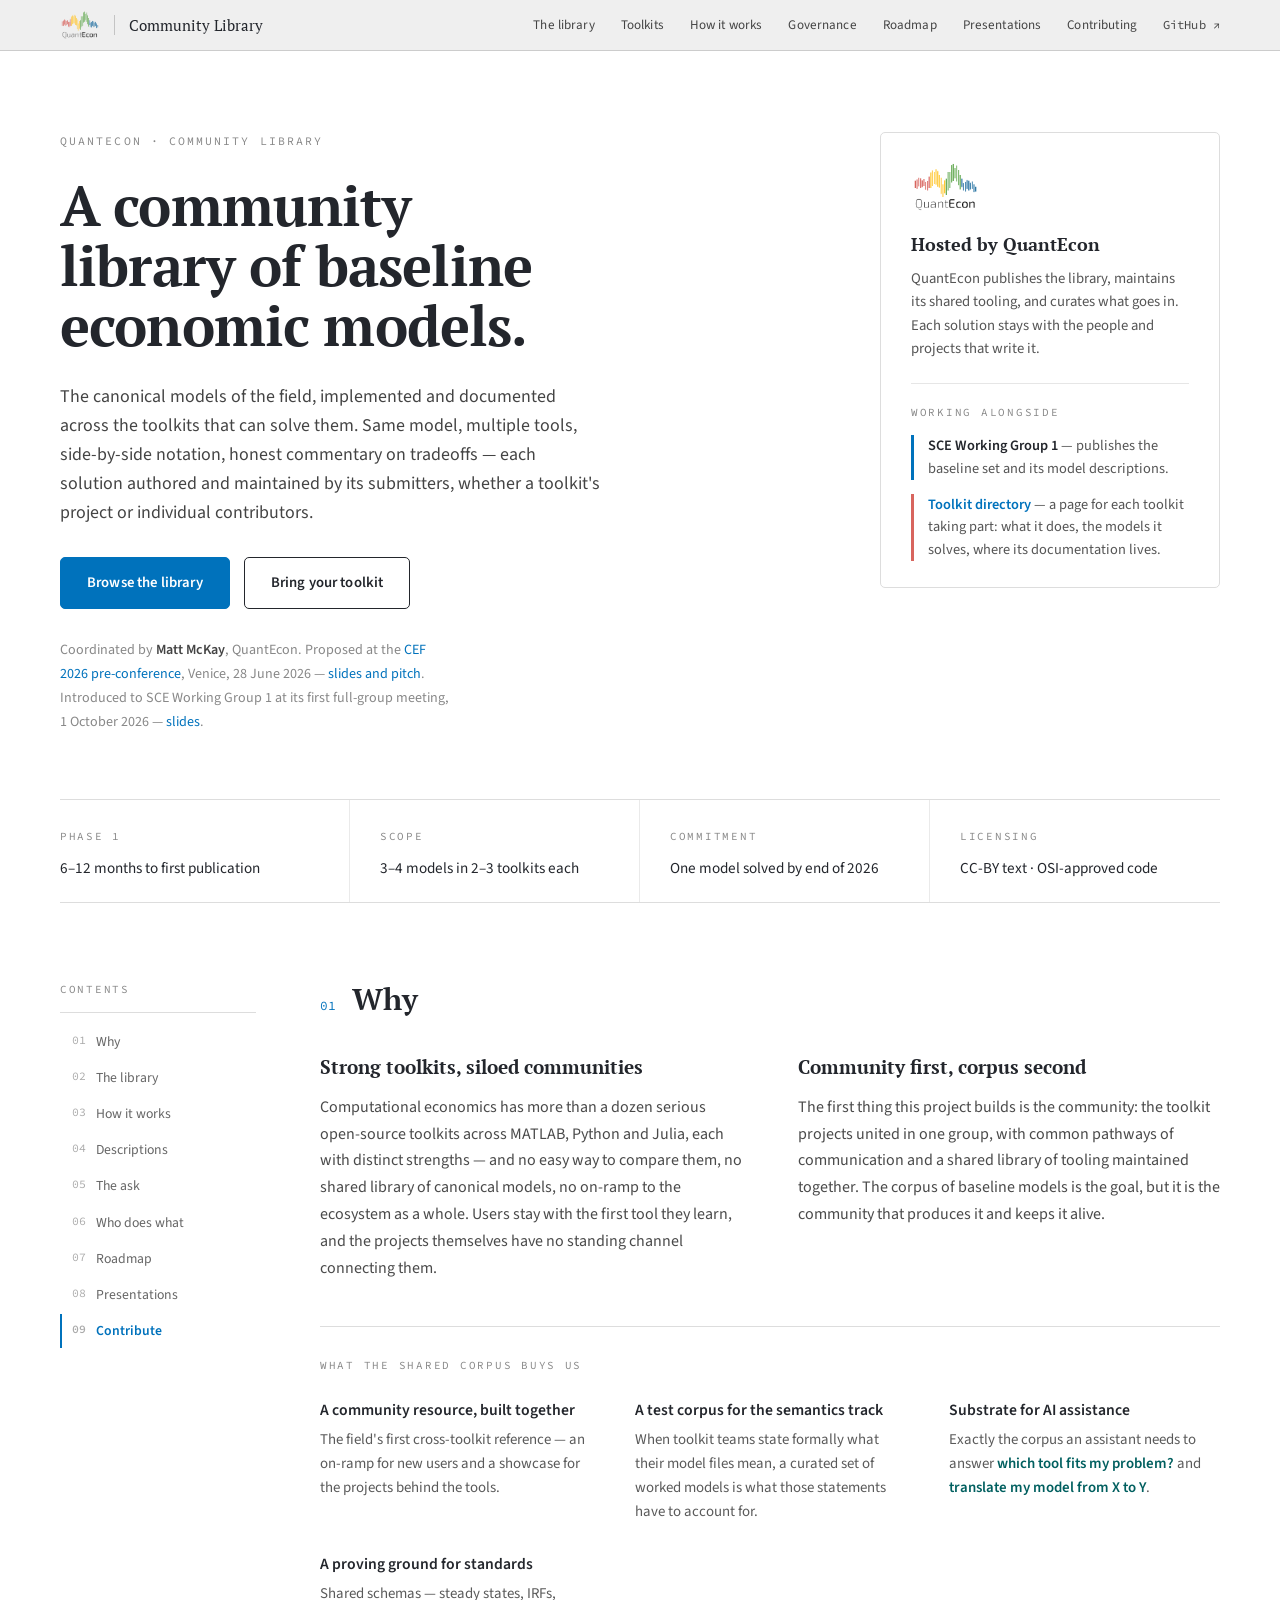
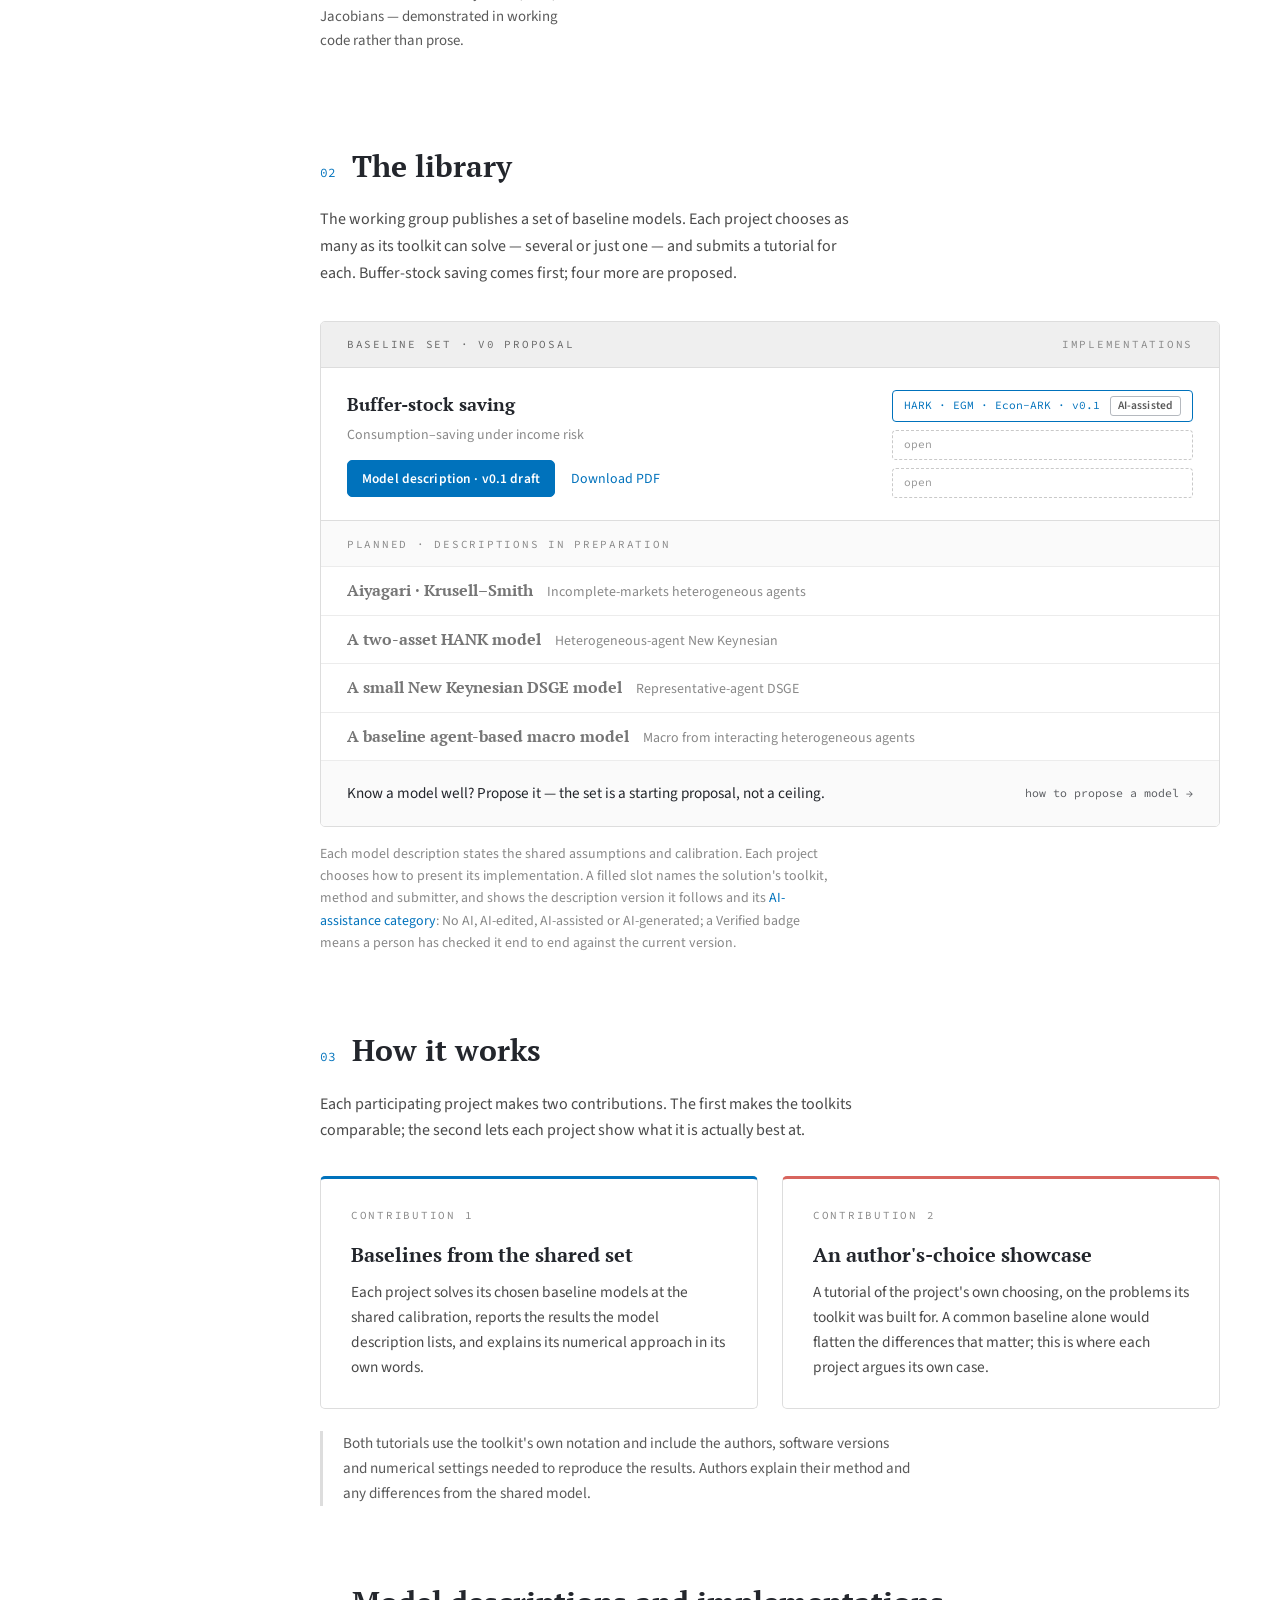
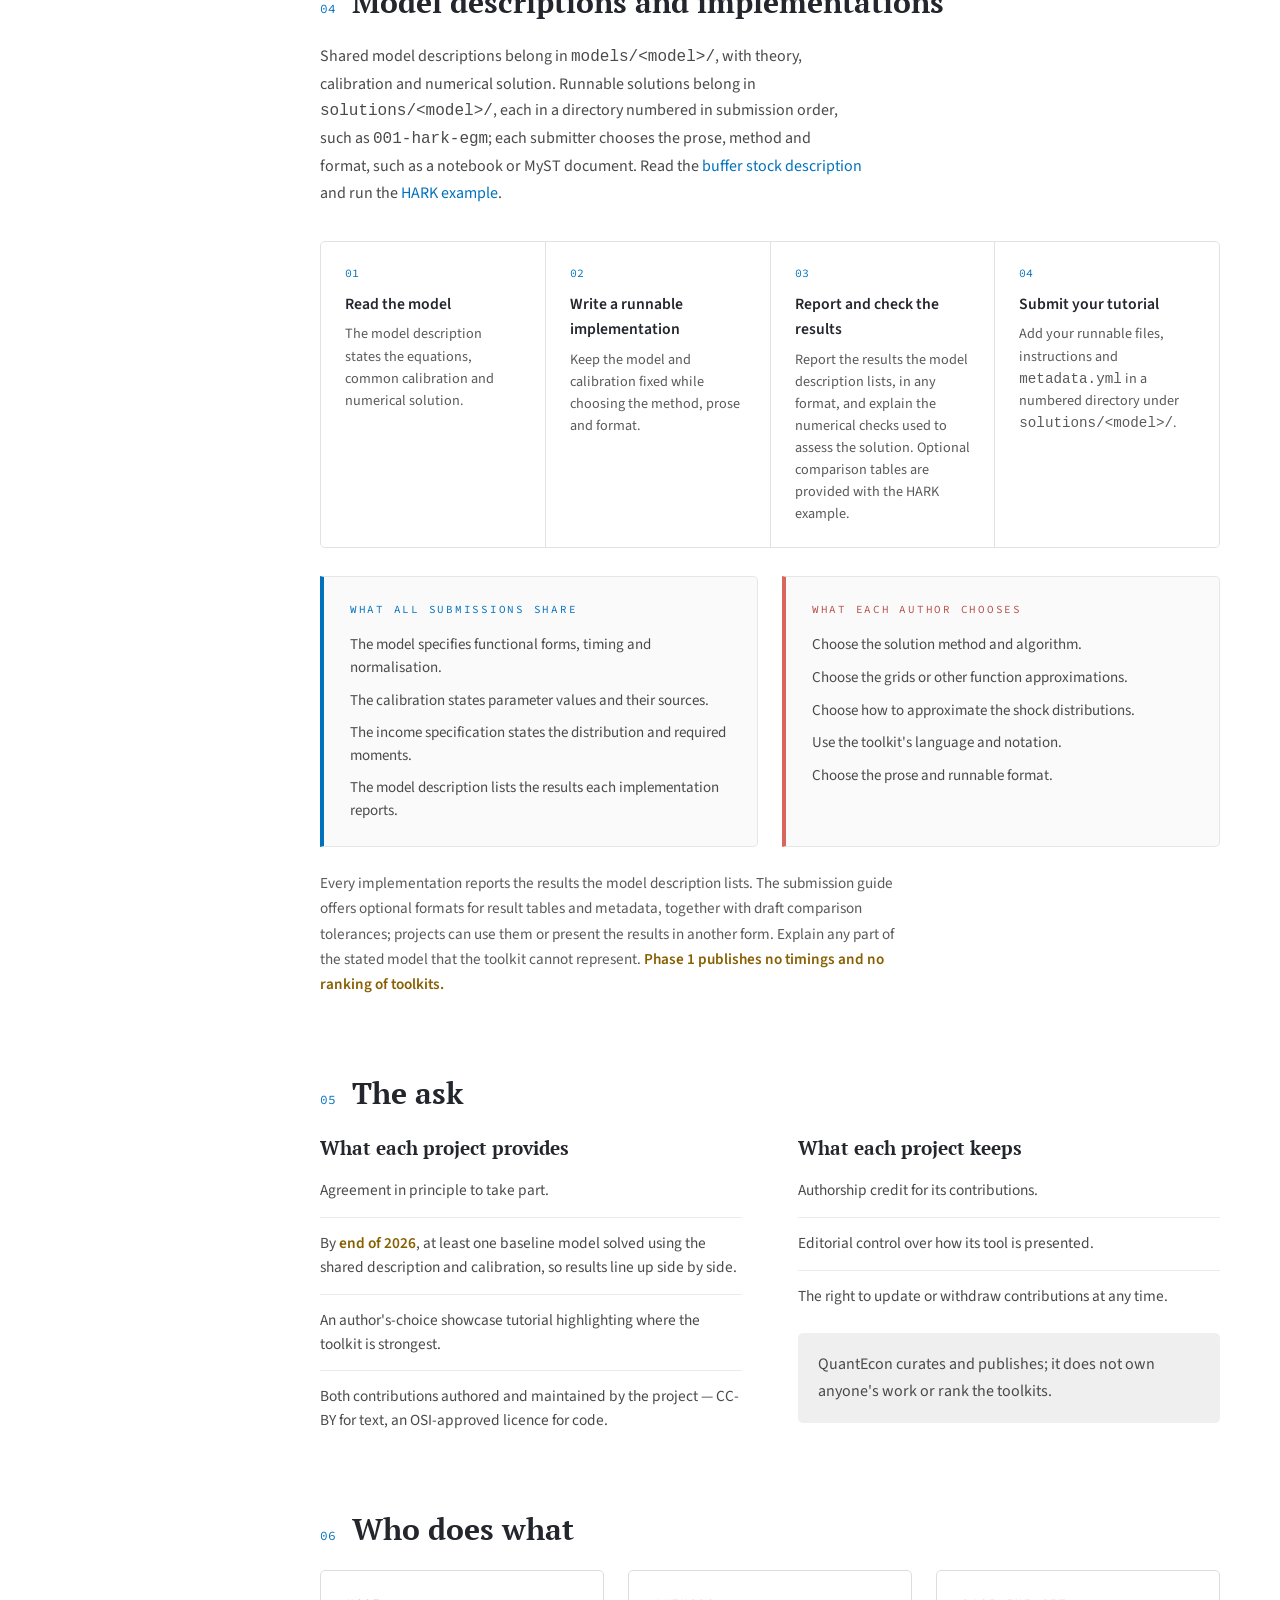
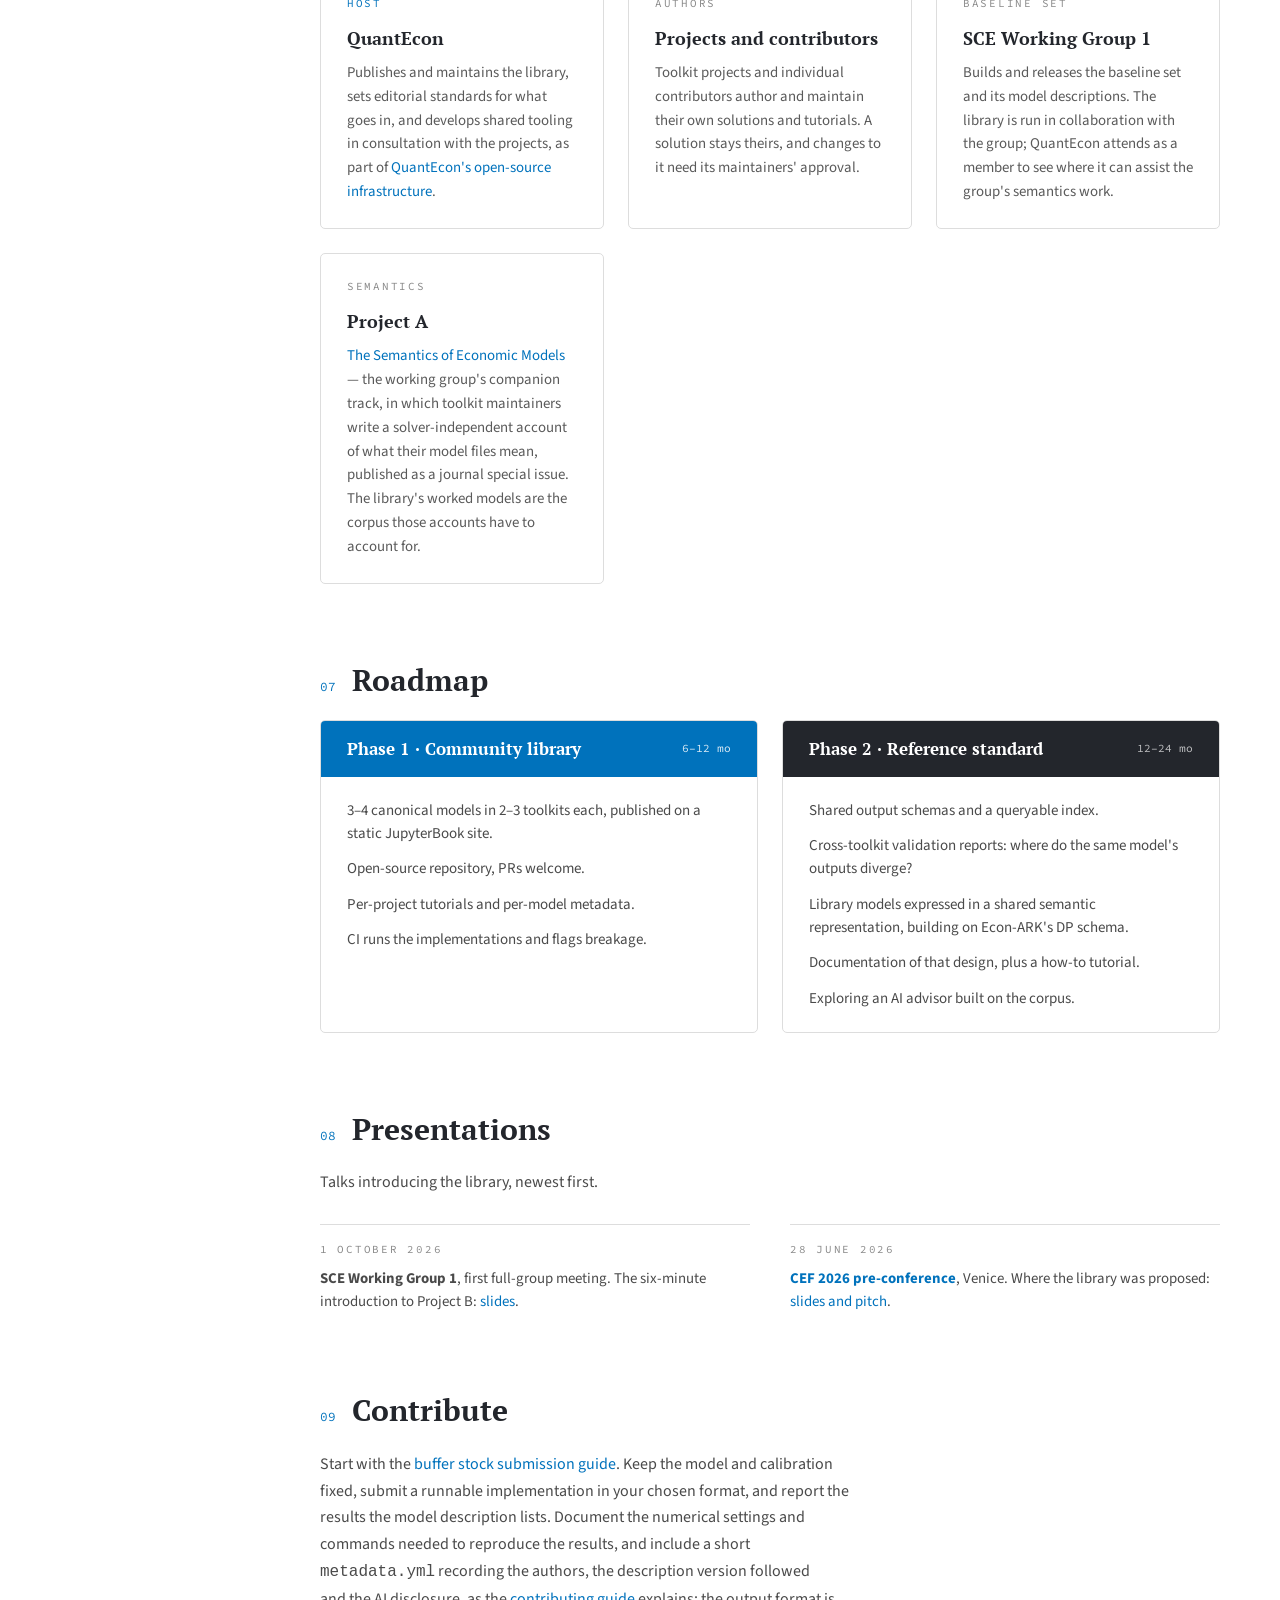
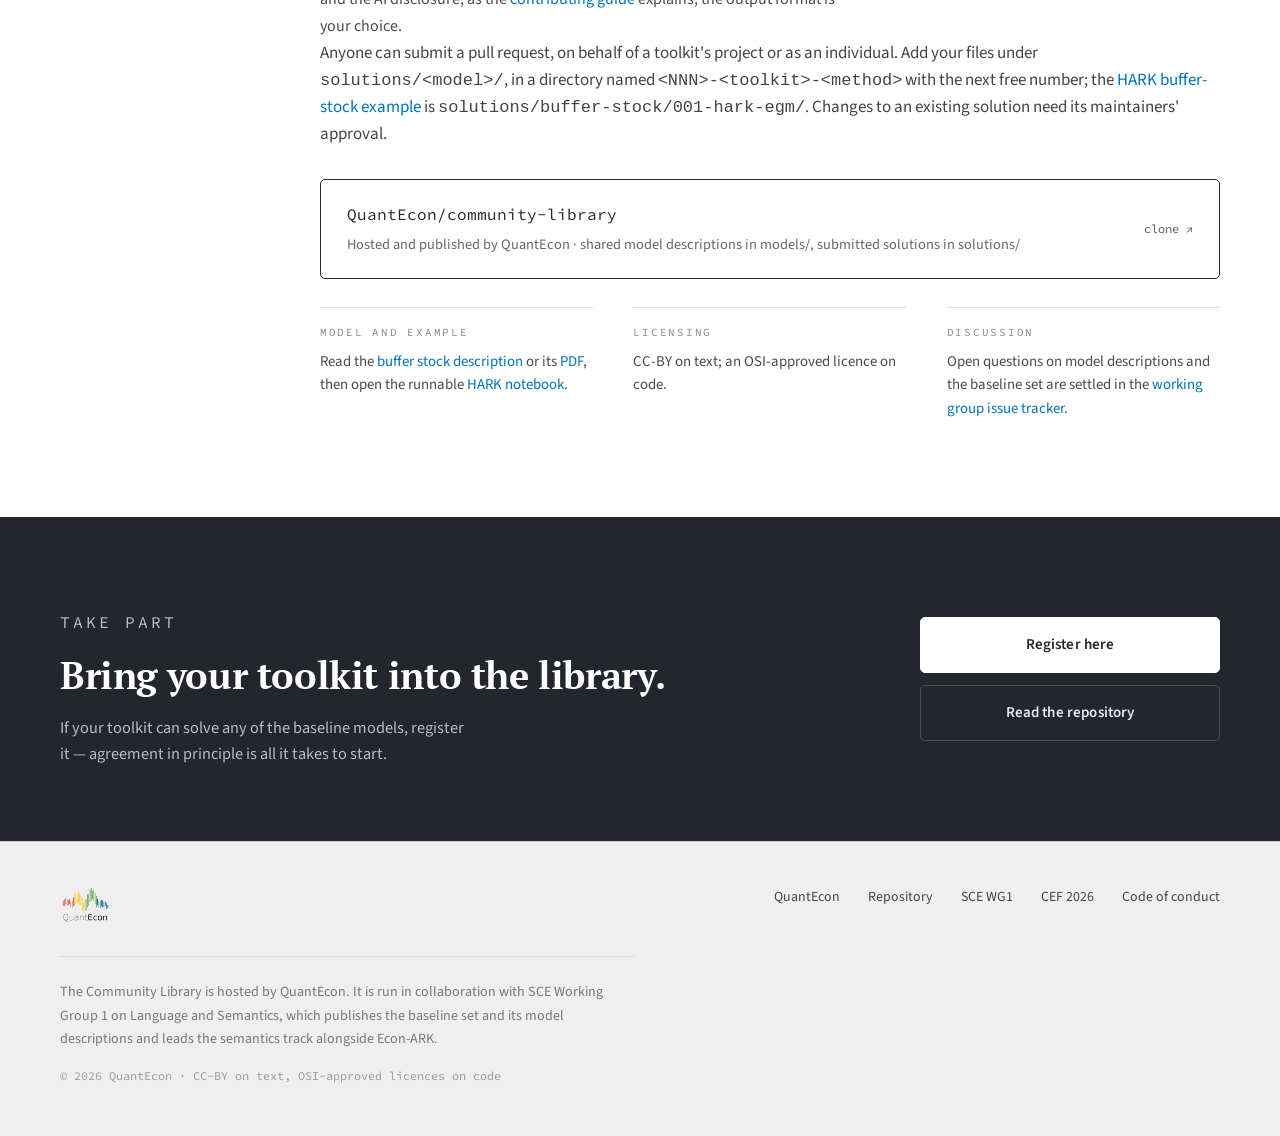
<file: docs/index.html>
<!DOCTYPE html>
<html lang="en">
<head>
<meta charset="utf-8">
<meta name="viewport" content="width=device-width, initial-scale=1">
<title>QuantEcon Community Library · Baseline models across toolkits</title>
<meta name="description" content="A community library of the field's baseline models, implemented and documented across the toolkits that can solve them — same model, multiple toolkits, side by side. Hosted by QuantEcon.">
<meta property="og:title" content="QuantEcon Community Library · Baseline models across toolkits">
<meta property="og:description" content="Same model, multiple toolkits, side by side. Each solution authored and maintained by its submitters, whether a toolkit's project or individual contributors.">
<meta property="og:type" content="website">
<meta property="og:url" content="https://quantecon.github.io/community-library/">
<meta property="og:image" content="https://quantecon.github.io/community-library/assets/quantecon-logo.png">
<meta name="twitter:card" content="summary">
<link rel="canonical" href="https://quantecon.github.io/community-library/">
<link rel="icon" href="assets/quantecon-logo.png">
<link rel="preconnect" href="https://fonts.googleapis.com">
<link rel="preconnect" href="https://fonts.gstatic.com" crossorigin>
<link rel="stylesheet" href="https://fonts.googleapis.com/css2?family=PT+Serif:wght@400;700&family=Source+Sans+Pro:wght@300;400;600;700&family=Source+Code+Pro:wght@400;500&display=swap">
<link rel="stylesheet" href="site.css">
<script src="site.js" defer></script>
</head>
<body>

<a class="skip-link" href="#main">Skip to content</a>

<div class="topbar">
  <div class="wrap topbar-inner">
    <a class="brand" href="https://quantecon.org">
      <img src="assets/quantecon-logo.png" alt="QuantEcon">
      <span class="brand-rule" aria-hidden="true"></span>
      <span class="brand-label">Community Library</span>
    </a>
    <nav aria-label="Primary">
      <ul class="topnav">
        <li><a href="#library">The library</a></li>
        <li><a href="toolkits/">Toolkits</a></li>
        <li><a href="#how">How it works</a></li>
        <li><a href="#governance">Governance</a></li>
        <li><a href="#roadmap">Roadmap</a></li>
        <li><a href="#presentations">Presentations</a></li>
        <li><a href="contributing/">Contributing</a></li>
        <li class="topnav-gh"><a class="gh" href="https://github.com/QuantEcon/community-library">GitHub&nbsp;↗</a></li>
      </ul>
    </nav>
  </div>
</div>

<section class="hero">
  <div class="wrap">
    <div class="hero-main">
      <p class="hero-eyebrow">QuantEcon · Community Library</p>
      <h1>A community library of baseline economic models.</h1>
      <p class="hero-lede">The canonical models of the field, implemented and documented across the toolkits that can solve them. Same model, multiple tools, side-by-side notation, honest commentary on tradeoffs — each solution authored and maintained by its submitters, whether a toolkit's project or individual contributors.</p>
      <div class="hero-actions">
        <a class="btn btn-solid" href="#library">Browse the library</a>
        <a class="btn btn-outline" href="#contribute">Bring your toolkit</a>
      </div>
      <p class="hero-credit">Coordinated by <strong>Matt McKay</strong>, QuantEcon. Proposed at the <a href="https://econ-ark.github.io/cef_venice_2026/">CEF 2026 pre-conference</a>, Venice, 28 June 2026 — <a href="https://github.com/QuantEcon/conference-cef2026">slides and pitch</a>. Introduced to SCE Working Group 1 at its first full-group meeting, 1&nbsp;October&nbsp;2026 — <a href="sce-wg1-2026-10-01.html">slides</a>.</p>
    </div>

    <div class="host-card">
      <img src="assets/quantecon-logo.png" alt="QuantEcon">
      <h2>Hosted by QuantEcon</h2>
      <p>QuantEcon publishes the library, maintains its shared tooling, and curates what goes in. Each solution stays with the people and projects that write it.</p>
      <div class="host-rule" aria-hidden="true"></div>
      <span class="eyebrow">Working alongside</span>
      <ul class="alongside">
        <li><strong>SCE Working Group 1</strong> — publishes the baseline set and its model descriptions.</li>
        <li class="is-secondary"><strong><a href="toolkits/">Toolkit directory</a></strong> — a page for each toolkit taking part: what it does, the models it solves, where its documentation lives.</li>
      </ul>
    </div>
  </div>
</section>

<section class="facts" aria-label="Project at a glance">
  <div class="wrap">
    <div class="facts-row">
      <div class="fact">
        <span class="eyebrow">Phase 1</span>
        <p class="fact-value">6–12 months to first publication</p>
      </div>
      <div class="fact">
        <span class="eyebrow">Scope</span>
        <p class="fact-value">3–4 models in 2–3 toolkits each</p>
      </div>
      <div class="fact">
        <span class="eyebrow">Commitment</span>
        <p class="fact-value">One model solved by end of 2026</p>
      </div>
      <div class="fact">
        <span class="eyebrow">Licensing</span>
        <p class="fact-value">CC-BY text · OSI-approved code</p>
      </div>
    </div>
  </div>
</section>

<div class="wrap layout">

  <nav class="rail" aria-label="Contents">
    <div class="rail-head eyebrow">Contents</div>
    <ul>
      <li><a href="#why" data-navlink="why"><span class="n">01</span>Why</a></li>
      <li><a href="#library" data-navlink="library"><span class="n">02</span>The library</a></li>
      <li><a href="#how" data-navlink="how"><span class="n">03</span>How it works</a></li>
      <li><a href="#descriptions" data-navlink="descriptions"><span class="n">04</span>Descriptions</a></li>
      <li><a href="#ask" data-navlink="ask"><span class="n">05</span>The ask</a></li>
      <li><a href="#governance" data-navlink="governance"><span class="n">06</span>Who does what</a></li>
      <li><a href="#roadmap" data-navlink="roadmap"><span class="n">07</span>Roadmap</a></li>
      <li><a href="#presentations" data-navlink="presentations"><span class="n">08</span>Presentations</a></li>
      <li><a href="#contribute" data-navlink="contribute"><span class="n">09</span>Contribute</a></li>
    </ul>
  </nav>

  <main class="main" id="main">

    <section class="section" id="why" data-spy="why">
      <div class="section-head why-head">
        <span class="n">01</span>
        <h2>Why</h2>
      </div>
      <div class="two-col">
        <div>
          <h3>Strong toolkits, siloed communities</h3>
          <p>Computational economics has more than a dozen serious open-source toolkits across MATLAB, Python and Julia, each with distinct strengths — and no easy way to compare them, no shared library of canonical models, no on-ramp to the ecosystem as a whole. Users stay with the first tool they learn, and the projects themselves have no standing channel connecting them.</p>
        </div>
        <div>
          <h3>Community first, corpus second</h3>
          <p>The first thing this project builds is the community: the toolkit projects united in one group, with common pathways of communication and a shared library of tooling maintained together. The corpus of baseline models is the goal, but it is the community that produces it and keeps it alive.</p>
        </div>
      </div>
      <div class="payoffs">
        <span class="eyebrow">What the shared corpus buys us</span>
        <dl class="payoff-grid">
          <div>
            <dt>A community resource, built together</dt>
            <dd>The field's first cross-toolkit reference — an on-ramp for new users and a showcase for the projects behind the tools.</dd>
          </div>
          <div>
            <dt>A test corpus for the semantics track</dt>
            <dd>When toolkit teams state formally what their model files mean, a curated set of worked models is what those statements have to account for.</dd>
          </div>
          <div>
            <dt>Substrate for AI assistance</dt>
            <dd>Exactly the corpus an assistant needs to answer <em class="term">which tool fits my problem?</em> and <em class="term">translate my model from X to Y</em>.</dd>
          </div>
          <div>
            <dt>A proving ground for standards</dt>
            <dd>Shared schemas — steady states, IRFs, Jacobians — demonstrated in working code rather than prose.</dd>
          </div>
        </dl>
      </div>
    </section>

    <section class="section" id="library" data-spy="library">
      <div class="section-head">
        <span class="n">02</span>
        <h2>The library</h2>
      </div>
      <p class="section-lede">The working group publishes a set of baseline models. Each project chooses as many as its toolkit can solve — several or just one — and submits a tutorial for each. Buffer-stock saving comes first; four more are proposed.</p>

      <div class="models">
        <div class="models-head">
          <span class="eyebrow">Baseline set · v0 proposal</span>
          <span class="eyebrow">Implementations</span>
        </div>

        <div class="model">
          <div class="model-name">
            <h3>Buffer-stock saving</h3>
            <p class="model-class">Consumption–saving under income risk</p>
            <p class="model-description"><a class="btn btn-solid btn-small" href="models/buffer-stock/" data-model-description="buffer-stock" data-version="0.1" data-verified="false">Model description · v0.1 draft</a> <a href="models/buffer-stock/model-description.pdf">Download PDF</a></p>
          </div>
          <div class="slots" aria-label="Three implementation slots: HARK, and two open">
            <a class="slot is-filled" href="https://github.com/QuantEcon/community-library/blob/main/solutions/buffer-stock/001-hark-egm/tutorial.ipynb" data-solution="solutions/buffer-stock/001-hark-egm" data-version="0.1" data-verified="false" title="001-hark-egm: HARK, by Econ-ARK (Akshay Shanker) · follows description v0.1 · AI-assisted · not yet verified">HARK · EGM · Econ-ARK · v0.1<span class="ai-chip" data-level="2">AI-assisted</span><span class="sr-only">, not yet verified</span></a>
            <span class="slot">open</span>
            <span class="slot">open</span>
          </div>
        </div>

        <div class="models-planned">
          <span class="eyebrow">Planned · descriptions in preparation</span>
        </div>
        <ul class="planned-list">
          <li><h3>Aiyagari · Krusell–Smith</h3><span class="model-class">Incomplete-markets heterogeneous agents</span></li>
          <li><h3>A two-asset HANK model</h3><span class="model-class">Heterogeneous-agent New Keynesian</span></li>
          <li><h3>A small New Keynesian DSGE model</h3><span class="model-class">Representative-agent DSGE</span></li>
          <li><h3>A baseline agent-based macro model</h3><span class="model-class">Macro from interacting heterogeneous agents</span></li>
        </ul>

        <a class="models-cta" href="contributing/#propose">
          <span>Know a model well? Propose it — the set is a starting proposal, not a ceiling.</span>
          <span class="go">how to propose a model →</span>
        </a>
      </div>
      <p class="footnote">Each model description states the shared assumptions and calibration. Each project chooses how to present its implementation. A filled slot names the solution's toolkit, method and submitter, and shows the description version it follows and its <a href="contributing/#ai">AI-assistance category</a>: No AI, AI-edited, AI-assisted or AI-generated; a Verified badge means a person has checked it end to end against the current version.</p>
    </section>

    <section class="section" id="how" data-spy="how">
      <div class="section-head">
        <span class="n">03</span>
        <h2>How it works</h2>
      </div>
      <p class="section-lede">Each participating project makes two contributions. The first makes the toolkits comparable; the second lets each project show what it is actually best at.</p>
      <div class="cards">
        <div class="card">
          <span class="eyebrow">Contribution 1</span>
          <h3>Baselines from the shared set</h3>
          <p>Each project solves its chosen baseline models at the shared calibration, reports the results the model description lists, and explains its numerical approach in its own words.</p>
        </div>
        <div class="card is-secondary">
          <span class="eyebrow">Contribution 2</span>
          <h3>An author's-choice showcase</h3>
          <p>A tutorial of the project's own choosing, on the problems its toolkit was built for. A common baseline alone would flatten the differences that matter; this is where each project argues its own case.</p>
        </div>
      </div>
      <p class="aside-note">Both tutorials use the toolkit's own notation and include the authors, software versions and numerical settings needed to reproduce the results. Authors explain their method and any differences from the shared model.</p>
    </section>

    <section class="section" id="descriptions" data-spy="descriptions">
      <div class="section-head">
        <span class="n">04</span>
        <h2>Model descriptions and implementations</h2>
      </div>
      <p class="section-lede">Shared model descriptions belong in <code>models/&lt;model&gt;/</code>, with theory, calibration and numerical solution. Runnable solutions belong in <code>solutions/&lt;model&gt;/</code>, each in a directory numbered in submission order, such as <code>001-hark-egm</code>; each submitter chooses the prose, method and format, such as a notebook or MyST document. Read the <a href="models/buffer-stock/">buffer stock description</a> and run the <a href="https://github.com/QuantEcon/community-library/blob/main/solutions/buffer-stock/001-hark-egm/tutorial.ipynb">HARK example</a>.</p>

      <div class="steps">
        <div class="step">
          <span class="n">01</span>
          <h3>Read the model</h3>
          <p>The model description states the equations, common calibration and numerical solution.</p>
        </div>
        <div class="step">
          <span class="n">02</span>
          <h3>Write a runnable implementation</h3>
          <p>Keep the model and calibration fixed while choosing the method, prose and format.</p>
        </div>
        <div class="step">
          <span class="n">03</span>
          <h3>Report and check the results</h3>
          <p>Report the results the model description lists, in any format, and explain the numerical checks used to assess the solution. Optional comparison tables are provided with the HARK example.</p>
        </div>
        <div class="step">
          <span class="n">04</span>
          <h3>Submit your tutorial</h3>
          <p>Add your runnable files, instructions and <code>metadata.yml</code> in a numbered directory under <code>solutions/&lt;model&gt;/</code>.</p>
        </div>
      </div>

      <div class="panels">
        <div class="panel">
          <span class="eyebrow">What all submissions share</span>
          <ul>
            <li>The model specifies functional forms, timing and normalisation.</li>
            <li>The calibration states parameter values and their sources.</li>
            <li>The income specification states the distribution and required moments.</li>
            <li>The model description lists the results each implementation reports.</li>
          </ul>
        </div>
        <div class="panel is-secondary">
          <span class="eyebrow">What each author chooses</span>
          <ul>
            <li>Choose the solution method and algorithm.</li>
            <li>Choose the grids or other function approximations.</li>
            <li>Choose how to approximate the shock distributions.</li>
            <li>Use the toolkit's language and notation.</li>
            <li>Choose the prose and runnable format.</li>
          </ul>
        </div>
      </div>

      <p class="section-note">Every implementation reports the results the model description lists. The submission guide offers optional formats for result tables and metadata, together with draft comparison tolerances; projects can use them or present the results in another form. Explain any part of the stated model that the toolkit cannot represent. <strong class="flag">Phase 1 publishes no timings and no ranking of toolkits.</strong></p>
    </section>

    <section class="section" id="ask" data-spy="ask">
      <div class="section-head">
        <span class="n">05</span>
        <h2>The ask</h2>
      </div>
      <div class="two-col ask">
        <div>
          <h3>What each project provides</h3>
          <ul class="ask-list">
            <li>Agreement in principle to take part.</li>
            <li>By <strong class="flag">end of 2026</strong>, at least one baseline model solved using the shared description and calibration, so results line up side by side.</li>
            <li>An author's-choice showcase tutorial highlighting where the toolkit is strongest.</li>
            <li>Both contributions authored and maintained by the project — CC-BY for text, an OSI-approved licence for code.</li>
          </ul>
        </div>
        <div>
          <h3>What each project keeps</h3>
          <ul class="ask-list">
            <li>Authorship credit for its contributions.</li>
            <li>Editorial control over how its tool is presented.</li>
            <li>The right to update or withdraw contributions at any time.</li>
          </ul>
          <p class="callout">QuantEcon curates and publishes; it does not own anyone's work or rank the toolkits.</p>
        </div>
      </div>
    </section>

    <section class="section" id="governance" data-spy="governance">
      <div class="section-head">
        <span class="n">06</span>
        <h2>Who does what</h2>
      </div>
      <div class="roles">
        <div class="role is-host">
          <span class="eyebrow">Host</span>
          <h3>QuantEcon</h3>
          <p>Publishes and maintains the library, sets editorial standards for what goes in, and develops shared tooling in consultation with the projects, as part of <a href="https://quantecon.org/infrastructure/">QuantEcon's open-source infrastructure</a>.</p>
        </div>
        <div class="role">
          <span class="eyebrow">Authors</span>
          <h3>Projects and contributors</h3>
          <p>Toolkit projects and individual contributors author and maintain their own solutions and tutorials. A solution stays theirs, and changes to it need its maintainers' approval.</p>
        </div>
        <div class="role">
          <span class="eyebrow">Baseline set</span>
          <h3>SCE Working Group 1</h3>
          <p>Builds and releases the baseline set and its model descriptions. The library is run in collaboration with the group; QuantEcon attends as a member to see where it can assist the group's semantics work.</p>
        </div>
        <div class="role">
          <span class="eyebrow">Semantics</span>
          <h3>Project A</h3>
          <p><a href="https://econ-ark.github.io/sce-wg-1/">The Semantics of Economic Models</a> — the working group's companion track, in which toolkit maintainers write a solver-independent account of what their model files mean, published as a journal special issue. The library's worked models are the corpus those accounts have to account for.</p>
        </div>
      </div>
    </section>

    <section class="section" id="roadmap" data-spy="roadmap">
      <div class="section-head">
        <span class="n">07</span>
        <h2>Roadmap</h2>
      </div>
      <div class="phases">
        <div class="phase">
          <div class="phase-head">
            <h3>Phase 1 · Community library</h3>
            <span class="phase-term">6–12 mo</span>
          </div>
          <ul>
            <li>3–4 canonical models in 2–3 toolkits each, published on a static JupyterBook site.</li>
            <li>Open-source repository, PRs welcome.</li>
            <li>Per-project tutorials and per-model metadata.</li>
            <li>CI runs the implementations and flags breakage.</li>
          </ul>
        </div>
        <div class="phase is-later">
          <div class="phase-head">
            <h3>Phase 2 · Reference standard</h3>
            <span class="phase-term">12–24 mo</span>
          </div>
          <ul>
            <li>Shared output schemas and a queryable index.</li>
            <li>Cross-toolkit validation reports: where do the same model's outputs diverge?</li>
            <li>Library models expressed in a shared semantic representation, building on Econ-ARK's DP schema.</li>
            <li>Documentation of that design, plus a how-to tutorial.</li>
            <li>Exploring an AI advisor built on the corpus.</li>
          </ul>
        </div>
      </div>
    </section>

    <section class="section" id="presentations" data-spy="presentations">
      <div class="section-head">
        <span class="n">08</span>
        <h2>Presentations</h2>
      </div>
      <p class="section-lede">Talks introducing the library, newest first.</p>

      <div class="meta-grid">
        <div>
          <span class="eyebrow">1 October 2026</span>
          <p><strong>SCE Working Group 1</strong>, first full-group meeting. The six-minute introduction to Project B: <a href="sce-wg1-2026-10-01.html">slides</a>.</p>
        </div>
        <div>
          <span class="eyebrow">28 June 2026</span>
          <p><strong><a href="https://econ-ark.github.io/cef_venice_2026/">CEF 2026 pre-conference</a></strong>, Venice. Where the library was proposed: <a href="https://github.com/QuantEcon/conference-cef2026">slides and pitch</a>.</p>
        </div>
      </div>
    </section>

    <section class="section" id="contribute" data-spy="contribute">
      <div class="section-head">
        <span class="n">09</span>
        <h2>Contribute</h2>
      </div>
      <p class="section-lede">Start with the <a href="https://github.com/QuantEcon/community-library/blob/main/models/buffer-stock/README.md#what-to-submit">buffer stock submission guide</a>. Keep the model and calibration fixed, submit a runnable implementation in your chosen format, and report the results the model description lists. Document the numerical settings and commands needed to reproduce the results, and include a short <code>metadata.yml</code> recording the authors, the description version followed and the AI disclosure, as the <a href="contributing/">contributing guide</a> explains; the output format is your choice.</p>
      <p>Anyone can submit a pull request, on behalf of a toolkit's project or as an individual. Add your files under <code>solutions/&lt;model&gt;/</code>, in a directory named <code>&lt;NNN&gt;-&lt;toolkit&gt;-&lt;method&gt;</code> with the next free number; the <a href="https://github.com/QuantEcon/community-library/tree/main/solutions/buffer-stock/001-hark-egm">HARK buffer-stock example</a> is <code>solutions/buffer-stock/001-hark-egm/</code>. Changes to an existing solution need its maintainers' approval.</p>

      <a class="repo-link" href="https://github.com/QuantEcon/community-library">
        <span class="about">
          <span class="name">QuantEcon/community-library</span>
          <span class="desc">Hosted and published by QuantEcon · shared model descriptions in models/, submitted solutions in solutions/</span>
        </span>
        <span class="go">clone ↗</span>
      </a>

      <div class="meta-grid">
        <div>
          <span class="eyebrow">Model and example</span>
          <p>Read the <a href="models/buffer-stock/">buffer stock description</a> or its <a href="models/buffer-stock/model-description.pdf">PDF</a>, then open the runnable <a href="https://github.com/QuantEcon/community-library/blob/main/solutions/buffer-stock/001-hark-egm/tutorial.ipynb">HARK notebook</a>.</p>
        </div>
        <div>
          <span class="eyebrow">Licensing</span>
          <p>CC-BY on text; an OSI-approved licence on code.</p>
        </div>
        <div>
          <span class="eyebrow">Discussion</span>
          <p>Open questions on model descriptions and the baseline set are settled in the <a href="https://github.com/econ-ark/sce-wg-1/issues">working group issue tracker</a>.</p>
        </div>
      </div>
    </section>

  </main>
</div>

<section class="cta">
  <div class="wrap">
    <div class="cta-copy">
      <p class="cta-eyebrow">Take part</p>
      <h2>Bring your toolkit into the library.</h2>
      <p>If your toolkit can solve any of the baseline models, register it — agreement in principle is all it takes to start.</p>
    </div>
    <div class="cta-actions">
      <a class="btn btn-light" href="https://github.com/econ-ark/sce-wg-1/issues/new?template=register-toolkit.yml">Register here</a>
      <a class="btn btn-ghost" href="https://github.com/QuantEcon/community-library">Read the repository</a>
    </div>
  </div>
</section>

<footer class="site-footer">
  <div class="wrap">
    <div class="footer-top">
      <div>
        <img src="assets/quantecon-logo.png" alt="QuantEcon">
      </div>
      <ul class="footer-links">
        <li><a href="https://quantecon.org">QuantEcon</a></li>
        <li><a href="https://github.com/QuantEcon/community-library">Repository</a></li>
        <li><a href="https://econ-ark.github.io/sce-wg-1/">SCE WG1</a></li>
        <li><a href="https://econ-ark.github.io/cef_venice_2026/">CEF 2026</a></li>
        <li><a href="https://econ-ark.github.io/sce-wg-1/code-of-conduct.html">Code of conduct</a></li>
      </ul>
    </div>
    <p class="footer-note">The Community Library is hosted by QuantEcon. It is run in collaboration with SCE Working Group 1 on Language and Semantics, which publishes the baseline set and its model descriptions and leads the semantics track alongside Econ-ARK.</p>
    <p class="footer-legal">© 2026 QuantEcon · CC-BY on text, OSI-approved licences on code</p>
  </div>
</footer>

</body>
</html>
</file>
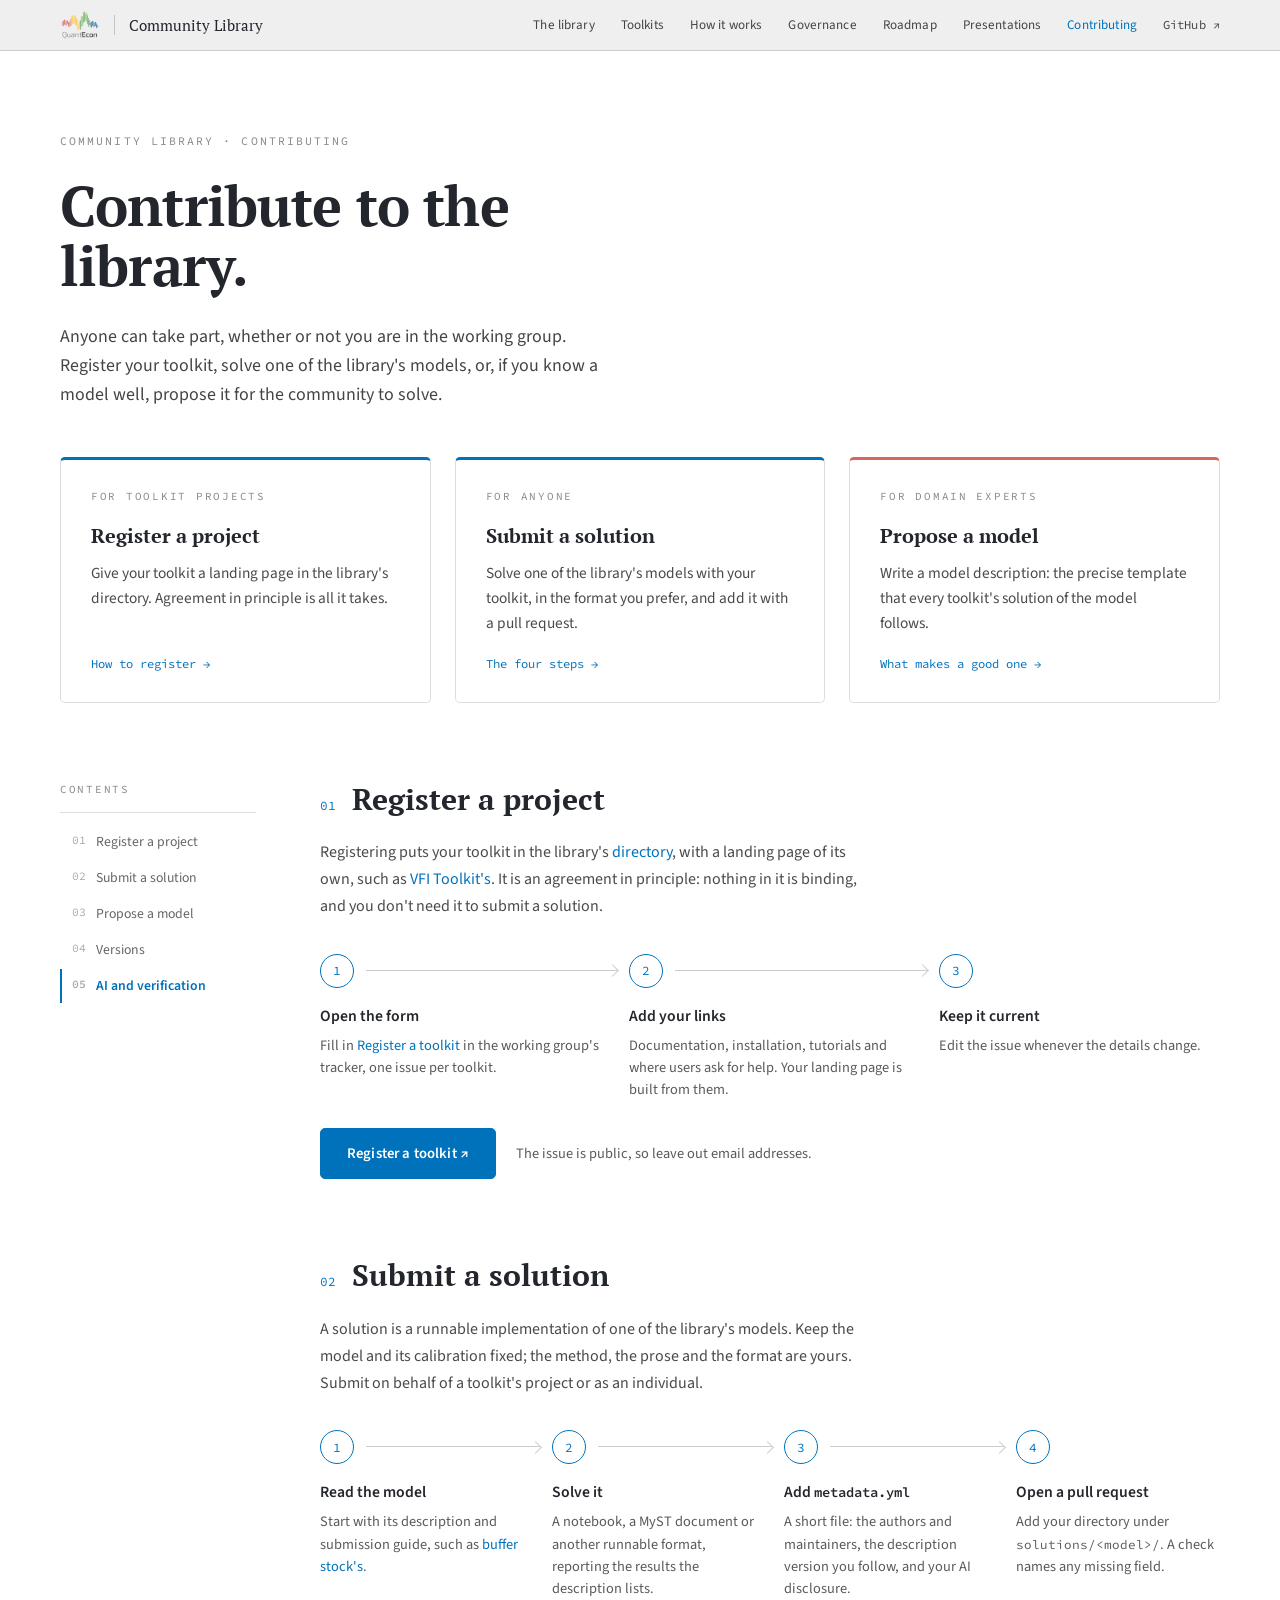
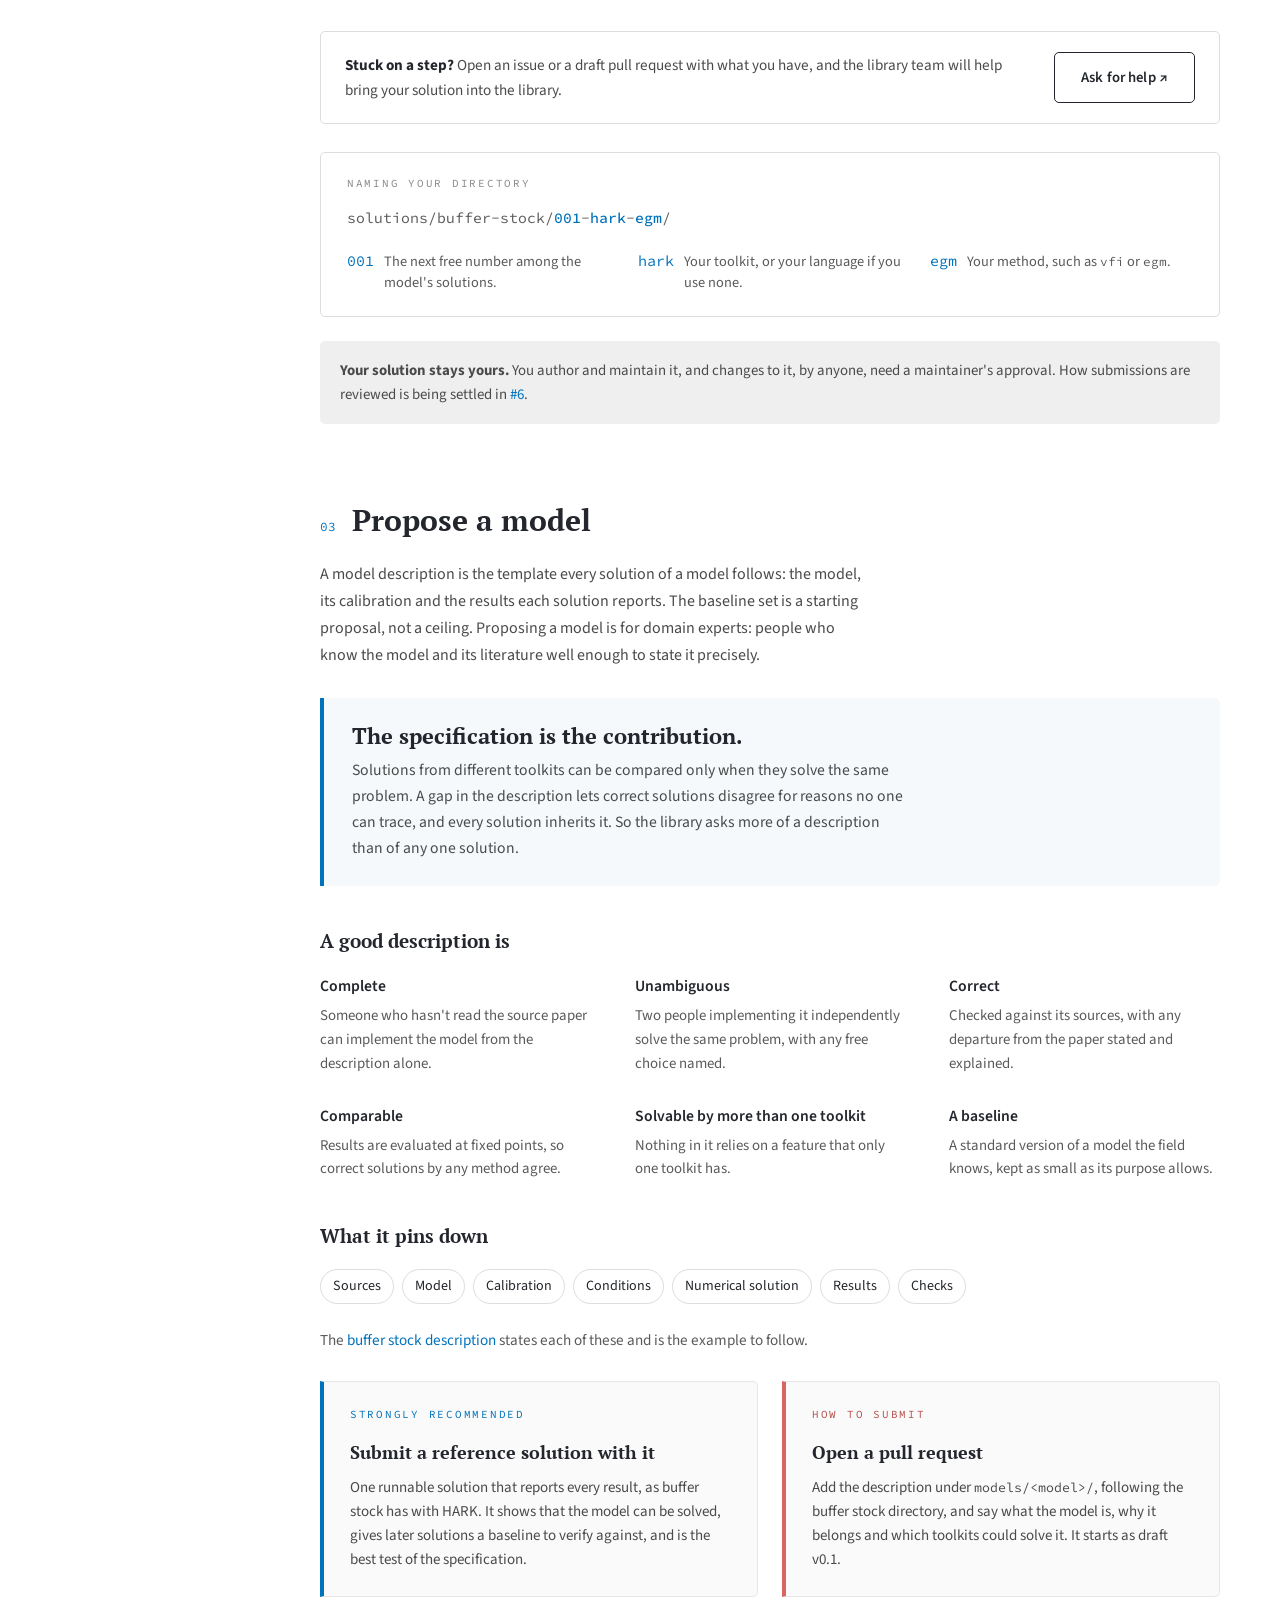
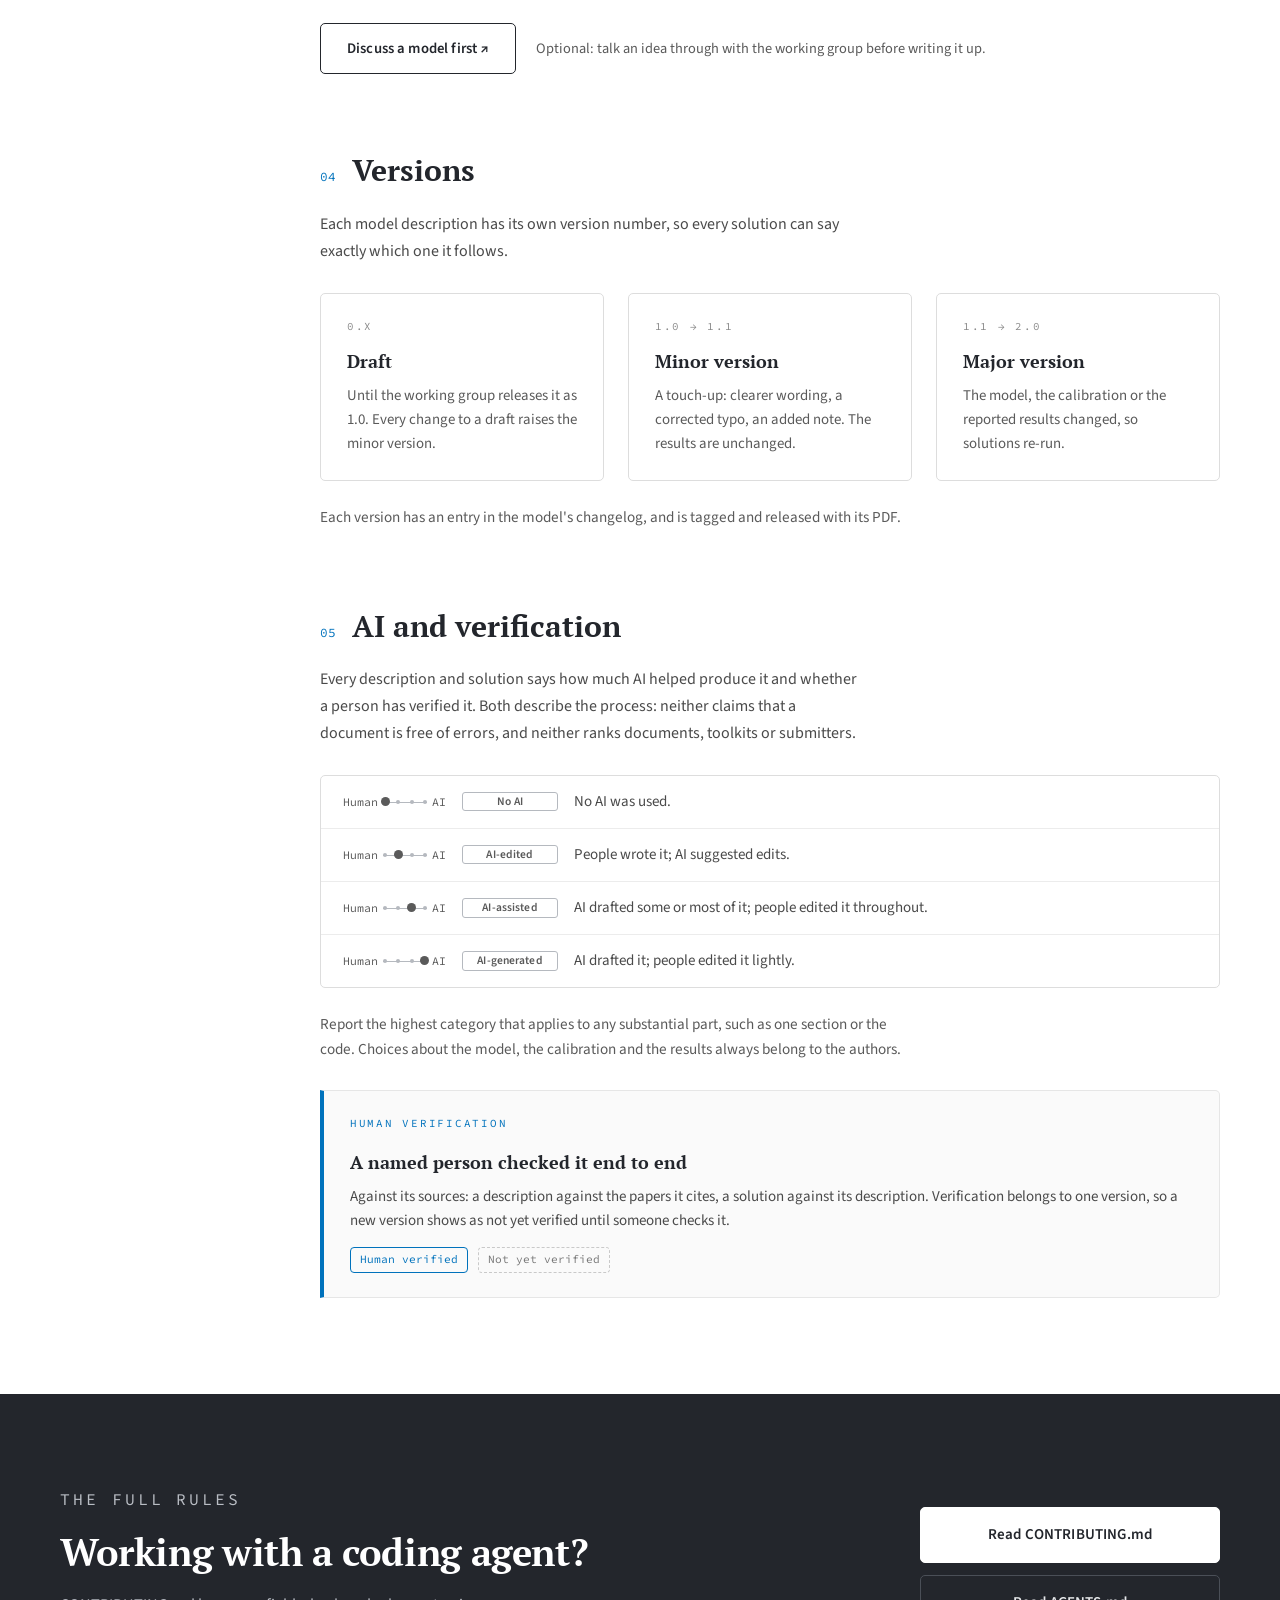
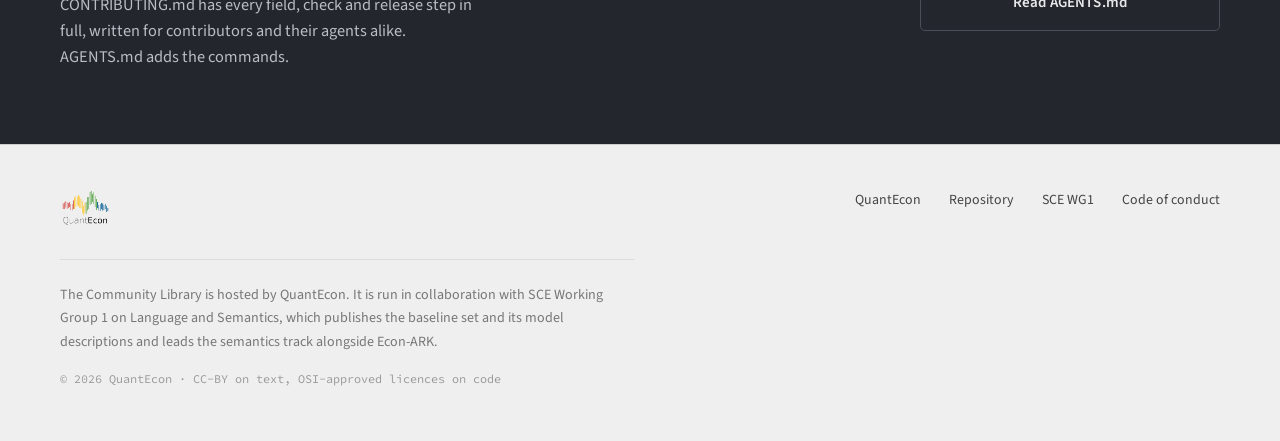
<file: docs/contributing/index.html>
<!DOCTYPE html>
<html lang="en">
<head>
<meta charset="utf-8">
<meta name="viewport" content="width=device-width, initial-scale=1">
<title>Contribute · QuantEcon Community Library</title>
<meta name="description" content="Register your toolkit, submit a solution or propose a model for the QuantEcon Community Library.">
<meta property="og:title" content="Contribute · QuantEcon Community Library">
<meta property="og:description" content="Register your toolkit, submit a solution or propose a model for the QuantEcon Community Library.">
<meta property="og:type" content="website">
<meta property="og:url" content="https://quantecon.github.io/community-library/contributing/">
<meta property="og:image" content="https://quantecon.github.io/community-library/assets/quantecon-logo.png">
<link rel="canonical" href="https://quantecon.github.io/community-library/contributing/">
<link rel="icon" href="../assets/quantecon-logo.png">
<link rel="preconnect" href="https://fonts.googleapis.com">
<link rel="preconnect" href="https://fonts.gstatic.com" crossorigin>
<link rel="stylesheet" href="https://fonts.googleapis.com/css2?family=PT+Serif:wght@400;700&family=Source+Sans+Pro:wght@300;400;600;700&family=Source+Code+Pro:wght@400;500&display=swap">
<link rel="stylesheet" href="../site.css">
<script src="../site.js" defer></script>
</head>
<body>

<!-- The guide for people. CONTRIBUTING.md holds the full rules, for
     contributors and coding agents; when a rule there changes, update this
     page to match. tools/check_metadata.py checks the AI categories below
     against the schema. -->

<a class="skip-link" href="#main">Skip to content</a>

<div class="topbar">
  <div class="wrap topbar-inner">
    <a class="brand" href="../">
      <img src="../assets/quantecon-logo.png" alt="QuantEcon">
      <span class="brand-rule" aria-hidden="true"></span>
      <span class="brand-label">Community Library</span>
    </a>
    <nav aria-label="Primary">
      <ul class="topnav">
        <li><a href="../#library">The library</a></li>
        <li><a href="../toolkits/">Toolkits</a></li>
        <li><a href="../#how">How it works</a></li>
        <li><a href="../#governance">Governance</a></li>
        <li><a href="../#roadmap">Roadmap</a></li>
        <li><a href="../#presentations">Presentations</a></li>
        <li><a href="./" aria-current="page">Contributing</a></li>
        <li class="topnav-gh"><a class="gh" href="https://github.com/QuantEcon/community-library">GitHub&nbsp;↗</a></li>
      </ul>
    </nav>
  </div>
</div>

<section class="hero">
  <div class="wrap">
    <div class="hero-main">
      <p class="hero-eyebrow">Community Library · Contributing</p>
      <h1>Contribute to the library.</h1>
      <p class="hero-lede">Anyone can take part, whether or not you are in the working group. Register your toolkit, solve one of the library's models, or, if you know a model well, propose it for the community to solve.</p>
    </div>
  </div>
</section>

<section class="paths" aria-labelledby="paths-title">
  <div class="wrap">
    <h2 class="sr-only" id="paths-title">Ways to contribute</h2>
    <div class="cards">
      <a class="card" href="#register">
        <span class="eyebrow">For toolkit projects</span>
        <h3>Register a project</h3>
        <p>Give your toolkit a landing page in the library's directory. Agreement in principle is all it takes.</p>
        <span class="go">How to register →</span>
      </a>
      <a class="card" href="#solution">
        <span class="eyebrow">For anyone</span>
        <h3>Submit a solution</h3>
        <p>Solve one of the library's models with your toolkit, in the format you prefer, and add it with a pull request.</p>
        <span class="go">The four steps →</span>
      </a>
      <a class="card is-secondary" href="#propose">
        <span class="eyebrow">For domain experts</span>
        <h3>Propose a model</h3>
        <p>Write a model description: the precise template that every toolkit's solution of the model follows.</p>
        <span class="go">What makes a good one →</span>
      </a>
    </div>
  </div>
</section>

<div class="wrap layout">

  <nav class="rail" aria-label="Contents">
    <div class="rail-head eyebrow">Contents</div>
    <ul>
      <li><a href="#register" data-navlink="register"><span class="n">01</span>Register a project</a></li>
      <li><a href="#solution" data-navlink="solution"><span class="n">02</span>Submit a solution</a></li>
      <li><a href="#propose" data-navlink="propose"><span class="n">03</span>Propose a model</a></li>
      <li><a href="#versions" data-navlink="versions"><span class="n">04</span>Versions</a></li>
      <li><a href="#ai" data-navlink="ai"><span class="n">05</span>AI and verification</a></li>
    </ul>
  </nav>

  <main class="main" id="main">

    <section class="section" id="register" data-spy="register">
      <div class="section-head">
        <span class="n">01</span>
        <h2>Register a project</h2>
      </div>
      <p class="section-lede">Registering puts your toolkit in the library's <a href="../toolkits/">directory</a>, with a landing page of its own, such as <a href="../toolkits/vfi-toolkit/">VFI Toolkit's</a>. It is an agreement in principle: nothing in it is binding, and you don't need it to submit a solution.</p>

      <ol class="flow" role="list">
        <li>
          <span class="flow-node" aria-hidden="true">1</span>
          <h3>Open the form</h3>
          <p>Fill in <a href="https://github.com/econ-ark/sce-wg-1/issues/new?template=register-toolkit.yml">Register a toolkit</a> in the working group's tracker, one issue per toolkit.</p>
        </li>
        <li>
          <span class="flow-node" aria-hidden="true">2</span>
          <h3>Add your links</h3>
          <p>Documentation, installation, tutorials and where users ask for help. Your landing page is built from them.</p>
        </li>
        <li>
          <span class="flow-node" aria-hidden="true">3</span>
          <h3>Keep it current</h3>
          <p>Edit the issue whenever the details change.</p>
        </li>
      </ol>

      <div class="section-actions">
        <a class="btn btn-solid" href="https://github.com/econ-ark/sce-wg-1/issues/new?template=register-toolkit.yml">Register a toolkit ↗</a>
        <span class="section-actions-note">The issue is public, so leave out email addresses.</span>
      </div>
    </section>

    <section class="section" id="solution" data-spy="solution">
      <div class="section-head">
        <span class="n">02</span>
        <h2>Submit a solution</h2>
      </div>
      <p class="section-lede">A solution is a runnable implementation of one of the library's models. Keep the model and its calibration fixed; the method, the prose and the format are yours. Submit on behalf of a toolkit's project or as an individual.</p>

      <ol class="flow" role="list">
        <li>
          <span class="flow-node" aria-hidden="true">1</span>
          <h3>Read the model</h3>
          <p>Start with its description and submission guide, such as <a href="../models/buffer-stock/">buffer stock's</a>.</p>
        </li>
        <li>
          <span class="flow-node" aria-hidden="true">2</span>
          <h3>Solve it</h3>
          <p>A notebook, a MyST document or another runnable format, reporting the results the description lists.</p>
        </li>
        <li>
          <span class="flow-node" aria-hidden="true">3</span>
          <h3>Add <code>metadata.yml</code></h3>
          <p>A short file: the authors and maintainers, the description version you follow, and your AI disclosure.</p>
        </li>
        <li>
          <span class="flow-node" aria-hidden="true">4</span>
          <h3>Open a pull request</h3>
          <p>Add your directory under <code>solutions/&lt;model&gt;/</code>. A check names any missing field.</p>
        </li>
      </ol>

      <div class="help">
        <p><strong>Stuck on a step?</strong> Open an issue or a draft pull request with what you have, and the library team will help bring your solution into the library.</p>
        <a class="btn btn-outline" href="https://github.com/QuantEcon/community-library/issues/new">Ask for help ↗</a>
      </div>

      <figure class="anatomy">
        <figcaption class="eyebrow">Naming your directory</figcaption>
        <p class="anatomy-path"><code>solutions/buffer-stock/<b>001</b>-<b>hark</b>-<b>egm</b>/</code></p>
        <dl class="anatomy-key">
          <div><dt><code>001</code></dt><dd>The next free number among the model's solutions.</dd></div>
          <div><dt><code>hark</code></dt><dd>Your toolkit, or your language if you use none.</dd></div>
          <div><dt><code>egm</code></dt><dd>Your method, such as <code>vfi</code> or <code>egm</code>.</dd></div>
        </dl>
      </figure>

      <p class="callout"><strong>Your solution stays yours.</strong> You author and maintain it, and changes to it, by anyone, need a maintainer's approval. How submissions are reviewed is being settled in <a href="https://github.com/QuantEcon/community-library/issues/6">#6</a>.</p>
    </section>

    <section class="section" id="propose" data-spy="propose">
      <div class="section-head">
        <span class="n">03</span>
        <h2>Propose a model</h2>
      </div>
      <p class="section-lede">A model description is the template every solution of a model follows: the model, its calibration and the results each solution reports. The baseline set is a starting proposal, not a ceiling. Proposing a model is for domain experts: people who know the model and its literature well enough to state it precisely.</p>

      <blockquote class="principle">
        <p class="principle-head">The specification is the contribution.</p>
        <p>Solutions from different toolkits can be compared only when they solve the same problem. A gap in the description lets correct solutions disagree for reasons no one can trace, and every solution inherits it. So the library asks more of a description than of any one solution.</p>
      </blockquote>

      <h3 class="sub-head">A good description is</h3>
      <dl class="payoff-grid">
        <div><dt>Complete</dt><dd>Someone who hasn't read the source paper can implement the model from the description alone.</dd></div>
        <div><dt>Unambiguous</dt><dd>Two people implementing it independently solve the same problem, with any free choice named.</dd></div>
        <div><dt>Correct</dt><dd>Checked against its sources, with any departure from the paper stated and explained.</dd></div>
        <div><dt>Comparable</dt><dd>Results are evaluated at fixed points, so correct solutions by any method agree.</dd></div>
        <div><dt>Solvable by more than one toolkit</dt><dd>Nothing in it relies on a feature that only one toolkit has.</dd></div>
        <div><dt>A baseline</dt><dd>A standard version of a model the field knows, kept as small as its purpose allows.</dd></div>
      </dl>

      <h3 class="sub-head">What it pins down</h3>
      <ul class="chips" aria-label="The parts of a model description">
        <li>Sources</li>
        <li>Model</li>
        <li>Calibration</li>
        <li>Conditions</li>
        <li>Numerical solution</li>
        <li>Results</li>
        <li>Checks</li>
      </ul>
      <p class="section-note">The <a href="../models/buffer-stock/">buffer stock description</a> states each of these and is the example to follow.</p>

      <div class="panels">
        <div class="panel">
          <span class="eyebrow">Strongly recommended</span>
          <h3>Submit a reference solution with it</h3>
          <p>One runnable solution that reports every result, as buffer stock has with HARK. It shows that the model can be solved, gives later solutions a baseline to verify against, and is the best test of the specification.</p>
        </div>
        <div class="panel is-secondary">
          <span class="eyebrow">How to submit</span>
          <h3>Open a pull request</h3>
          <p>Add the description under <code>models/&lt;model&gt;/</code>, following the buffer stock directory, and say what the model is, why it belongs and which toolkits could solve it. It starts as draft v0.1.</p>
        </div>
      </div>

      <div class="section-actions">
        <a class="btn btn-outline" href="https://github.com/econ-ark/sce-wg-1/issues/new?template=model-family.yml">Discuss a model first ↗</a>
        <span class="section-actions-note">Optional: talk an idea through with the working group before writing it up.</span>
      </div>
    </section>

    <section class="section" id="versions" data-spy="versions">
      <div class="section-head">
        <span class="n">04</span>
        <h2>Versions</h2>
      </div>
      <p class="section-lede">Each model description has its own version number, so every solution can say exactly which one it follows.</p>

      <div class="roles versions">
        <div class="role">
          <span class="eyebrow">0.x</span>
          <h3>Draft</h3>
          <p>Until the working group releases it as 1.0. Every change to a draft raises the minor version.</p>
        </div>
        <div class="role">
          <span class="eyebrow">1.0 → 1.1</span>
          <h3>Minor version</h3>
          <p>A touch-up: clearer wording, a corrected typo, an added note. The results are unchanged.</p>
        </div>
        <div class="role">
          <span class="eyebrow">1.1 → 2.0</span>
          <h3>Major version</h3>
          <p>The model, the calibration or the reported results changed, so solutions re-run.</p>
        </div>
      </div>
      <p class="section-note">Each version has an entry in the model's changelog, and is tagged and released with its PDF.</p>
    </section>

    <section class="section" id="ai" data-spy="ai">
      <div class="section-head">
        <span class="n">05</span>
        <h2>AI and verification</h2>
      </div>
      <p class="section-lede">Every description and solution says how much AI helped produce it and whether a person has verified it. Both describe the process: neither claims that a document is free of errors, and neither ranks documents, toolkits or submitters.</p>

      <ul class="ai-scale" aria-label="The four AI-assistance categories">
        <li><span class="ai-position" aria-hidden="true">Human <span class="track"><i class="at"></i><i></i><i></i><i></i></span> AI</span><span class="ai-chip" data-level="0">No AI</span><span class="ai-summary">No AI was used.</span></li>
        <li><span class="ai-position" aria-hidden="true">Human <span class="track"><i></i><i class="at"></i><i></i><i></i></span> AI</span><span class="ai-chip" data-level="1">AI-edited</span><span class="ai-summary">People wrote it; AI suggested edits.</span></li>
        <li><span class="ai-position" aria-hidden="true">Human <span class="track"><i></i><i></i><i class="at"></i><i></i></span> AI</span><span class="ai-chip" data-level="2">AI-assisted</span><span class="ai-summary">AI drafted some or most of it; people edited it throughout.</span></li>
        <li><span class="ai-position" aria-hidden="true">Human <span class="track"><i></i><i></i><i></i><i class="at"></i></span> AI</span><span class="ai-chip" data-level="3">AI-generated</span><span class="ai-summary">AI drafted it; people edited it lightly.</span></li>
      </ul>
      <p class="section-note">Report the highest category that applies to any substantial part, such as one section or the code. Choices about the model, the calibration and the results always belong to the authors.</p>

      <div class="panels">
        <div class="panel">
          <span class="eyebrow">Human verification</span>
          <h3>A named person checked it end to end</h3>
          <p>Against its sources: a description against the papers it cites, a solution against its description. Verification belongs to one version, so a new version shows as not yet verified until someone checks it.</p>
          <p class="verify-states"><span class="doc-verified is-verified">Human verified</span> <span class="doc-verified">Not yet verified</span></p>
        </div>
      </div>
    </section>

  </main>
</div>

<section class="cta">
  <div class="wrap">
    <div class="cta-copy">
      <p class="cta-eyebrow">The full rules</p>
      <h2>Working with a coding agent?</h2>
      <p>CONTRIBUTING.md has every field, check and release step in full, written for contributors and their agents alike. AGENTS.md adds the commands.</p>
    </div>
    <div class="cta-actions">
      <a class="btn btn-light" href="https://github.com/QuantEcon/community-library/blob/main/CONTRIBUTING.md">Read CONTRIBUTING.md</a>
      <a class="btn btn-ghost" href="https://github.com/QuantEcon/community-library/blob/main/AGENTS.md">Read AGENTS.md</a>
    </div>
  </div>
</section>

<footer class="site-footer">
  <div class="wrap">
    <div class="footer-top">
      <div>
        <img src="../assets/quantecon-logo.png" alt="QuantEcon">
      </div>
      <ul class="footer-links">
        <li><a href="https://quantecon.org">QuantEcon</a></li>
        <li><a href="https://github.com/QuantEcon/community-library">Repository</a></li>
        <li><a href="https://econ-ark.github.io/sce-wg-1/">SCE WG1</a></li>
        <li><a href="https://econ-ark.github.io/sce-wg-1/code-of-conduct.html">Code of conduct</a></li>
      </ul>
    </div>
    <p class="footer-note">The Community Library is hosted by QuantEcon. It is run in collaboration with SCE Working Group 1 on Language and Semantics, which publishes the baseline set and its model descriptions and leads the semantics track alongside Econ-ARK.</p>
    <p class="footer-legal">© 2026 QuantEcon · CC-BY on text, OSI-approved licences on code</p>
  </div>
</footer>

</body>
</html>
</file>
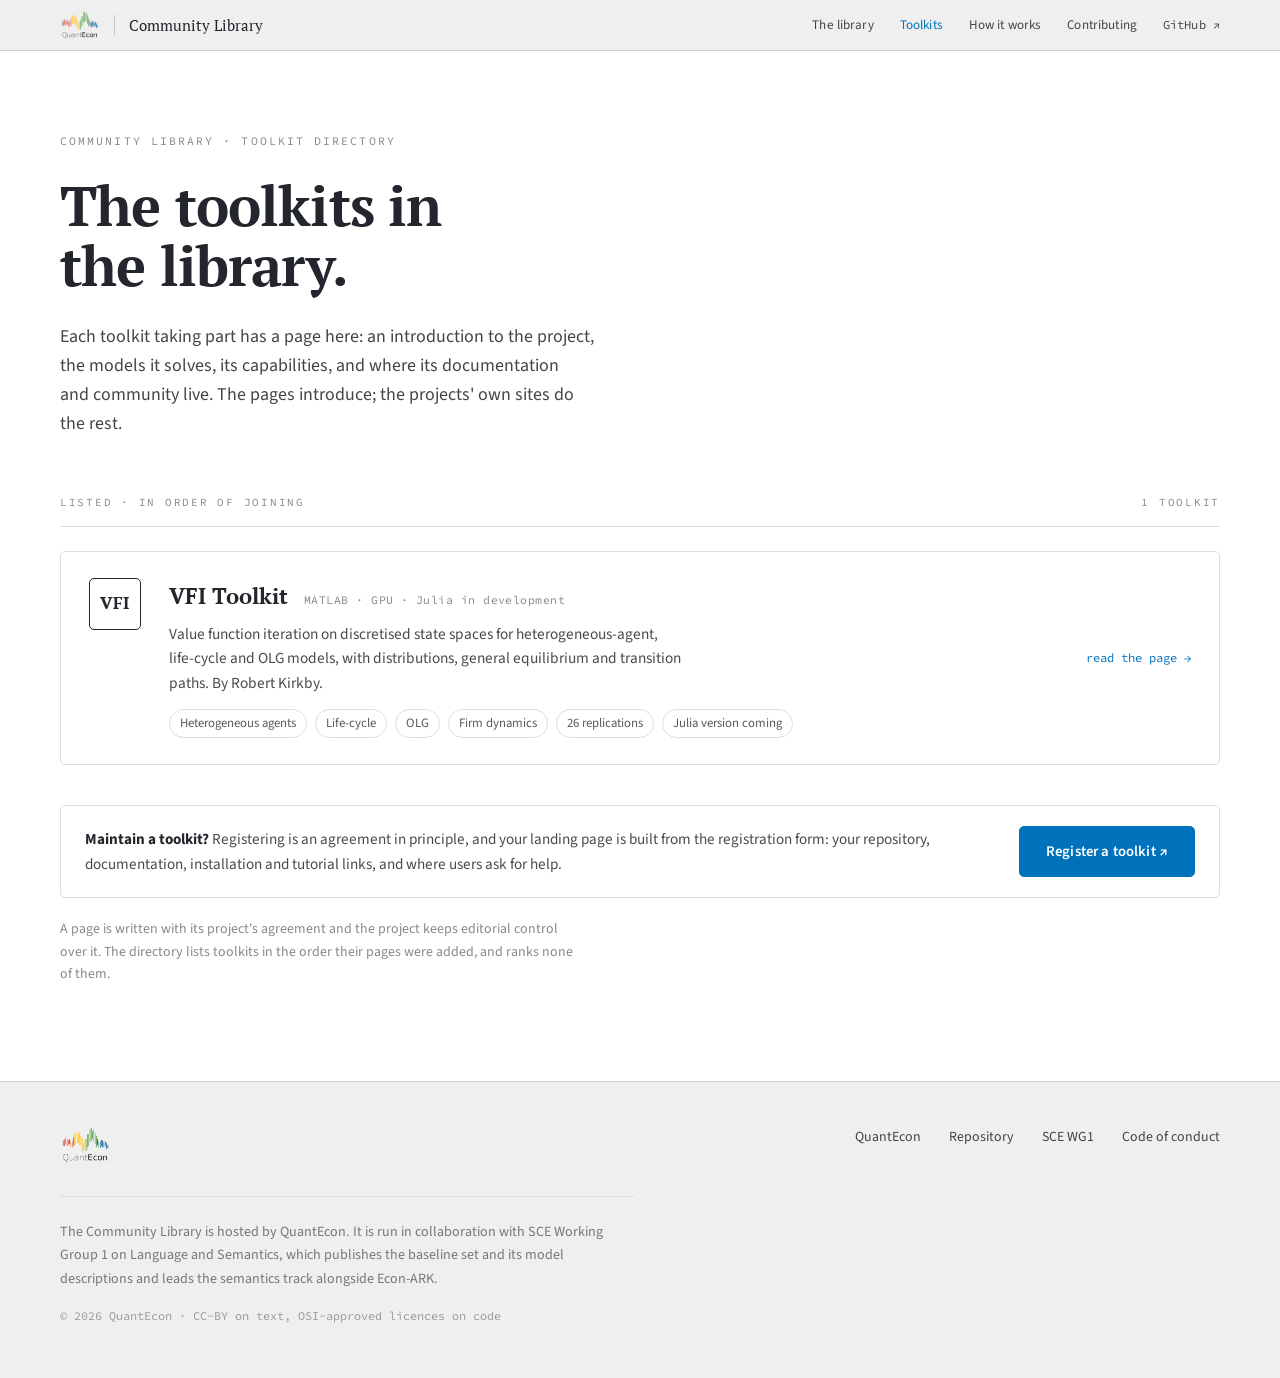
<file: docs/toolkits/index.html>
<!DOCTYPE html>
<html lang="en">
<head>
<meta charset="utf-8">
<meta name="viewport" content="width=device-width, initial-scale=1">
<title>Toolkit directory · QuantEcon Community Library</title>
<meta name="description" content="The toolkits taking part in the QuantEcon Community Library, each with a landing page: what it does, the models it solves, and where to find its documentation and community.">
<meta property="og:title" content="Toolkit directory · QuantEcon Community Library">
<meta property="og:description" content="The toolkits taking part in the Community Library, each introduced on its own page.">
<meta property="og:type" content="website">
<meta property="og:url" content="https://quantecon.github.io/community-library/toolkits/">
<meta property="og:image" content="https://quantecon.github.io/community-library/assets/quantecon-logo.png">
<meta name="twitter:card" content="summary">
<link rel="canonical" href="https://quantecon.github.io/community-library/toolkits/">
<link rel="icon" href="../assets/quantecon-logo.png">
<link rel="preconnect" href="https://fonts.googleapis.com">
<link rel="preconnect" href="https://fonts.gstatic.com" crossorigin>
<link rel="stylesheet" href="https://fonts.googleapis.com/css2?family=PT+Serif:wght@400;700&family=Source+Sans+Pro:wght@300;400;600;700&family=Source+Code+Pro:wght@400;500&display=swap">
<link rel="stylesheet" href="../site.css">
</head>
<body>

<!-- The directory of toolkits. Each registered project gets a page under
     docs/toolkits/<toolkit>/ and a card here; AGENTS.md says how to add
     one. Cards are listed in the order the pages were added. -->

<a class="skip-link" href="#main">Skip to content</a>

<div class="topbar">
  <div class="wrap topbar-inner">
    <a class="brand" href="../">
      <img src="../assets/quantecon-logo.png" alt="QuantEcon">
      <span class="brand-rule" aria-hidden="true"></span>
      <span class="brand-label">Community Library</span>
    </a>
    <nav aria-label="Primary">
      <ul class="topnav">
        <li><a href="../#library">The library</a></li>
        <li><a href="./" aria-current="page">Toolkits</a></li>
        <li><a href="../#how">How it works</a></li>
        <li><a href="../contributing/">Contributing</a></li>
        <li class="topnav-gh"><a class="gh" href="https://github.com/QuantEcon/community-library">GitHub&nbsp;↗</a></li>
      </ul>
    </nav>
  </div>
</div>

<section class="hero">
  <div class="wrap">
    <div class="hero-main">
      <p class="hero-eyebrow">Community Library · Toolkit directory</p>
      <h1>The toolkits in the library.</h1>
      <p class="hero-lede">Each toolkit taking part has a page here: an introduction to the project, the models it solves, its capabilities, and where its documentation and community live. The pages introduce; the projects' own sites do the rest.</p>
    </div>
  </div>
</section>

<main class="main tk-directory" id="main">
  <div class="wrap">
    <div class="tk-directory-head">
      <span class="eyebrow">Listed · in order of joining</span>
      <span class="eyebrow">1 toolkit</span>
    </div>

    <div class="tk-cards">
      <a class="tk-entry" href="vfi-toolkit/">
        <span class="tk-mark" aria-hidden="true">VFI</span>
        <span class="tk-entry-body">
          <span class="tk-entry-head">
            <h2>VFI Toolkit</h2>
            <span class="tk-lang">MATLAB · GPU · Julia in development</span>
          </span>
          <p>Value function iteration on discretised state spaces for heterogeneous-agent, life-cycle and OLG models, with distributions, general equilibrium and transition paths. By Robert Kirkby.</p>
          <span class="tk-entry-tags">
            <span>Heterogeneous agents</span>
            <span>Life-cycle</span>
            <span>OLG</span>
            <span>Firm dynamics</span>
            <span>26 replications</span>
            <span>Julia version coming</span>
          </span>
        </span>
        <span class="go">read the page →</span>
      </a>
    </div>

    <div class="help">
      <p><strong>Maintain a toolkit?</strong> Registering is an agreement in principle, and your landing page is built from the registration form: your repository, documentation, installation and tutorial links, and where users ask for help.</p>
      <a class="btn btn-solid" href="https://github.com/econ-ark/sce-wg-1/issues/new?template=register-toolkit.yml">Register a toolkit ↗</a>
    </div>

    <p class="footnote">A page is written with its project's agreement and the project keeps editorial control over it. The directory lists toolkits in the order their pages were added, and ranks none of them.</p>
  </div>
</main>

<footer class="site-footer">
  <div class="wrap">
    <div class="footer-top">
      <div>
        <img src="../assets/quantecon-logo.png" alt="QuantEcon">
      </div>
      <ul class="footer-links">
        <li><a href="https://quantecon.org">QuantEcon</a></li>
        <li><a href="https://github.com/QuantEcon/community-library">Repository</a></li>
        <li><a href="https://econ-ark.github.io/sce-wg-1/">SCE WG1</a></li>
        <li><a href="https://econ-ark.github.io/sce-wg-1/code-of-conduct.html">Code of conduct</a></li>
      </ul>
    </div>
    <p class="footer-note">The Community Library is hosted by QuantEcon. It is run in collaboration with SCE Working Group 1 on Language and Semantics, which publishes the baseline set and its model descriptions and leads the semantics track alongside Econ-ARK.</p>
    <p class="footer-legal">© 2026 QuantEcon · CC-BY on text, OSI-approved licences on code</p>
  </div>
</footer>

</body>
</html>
</file>
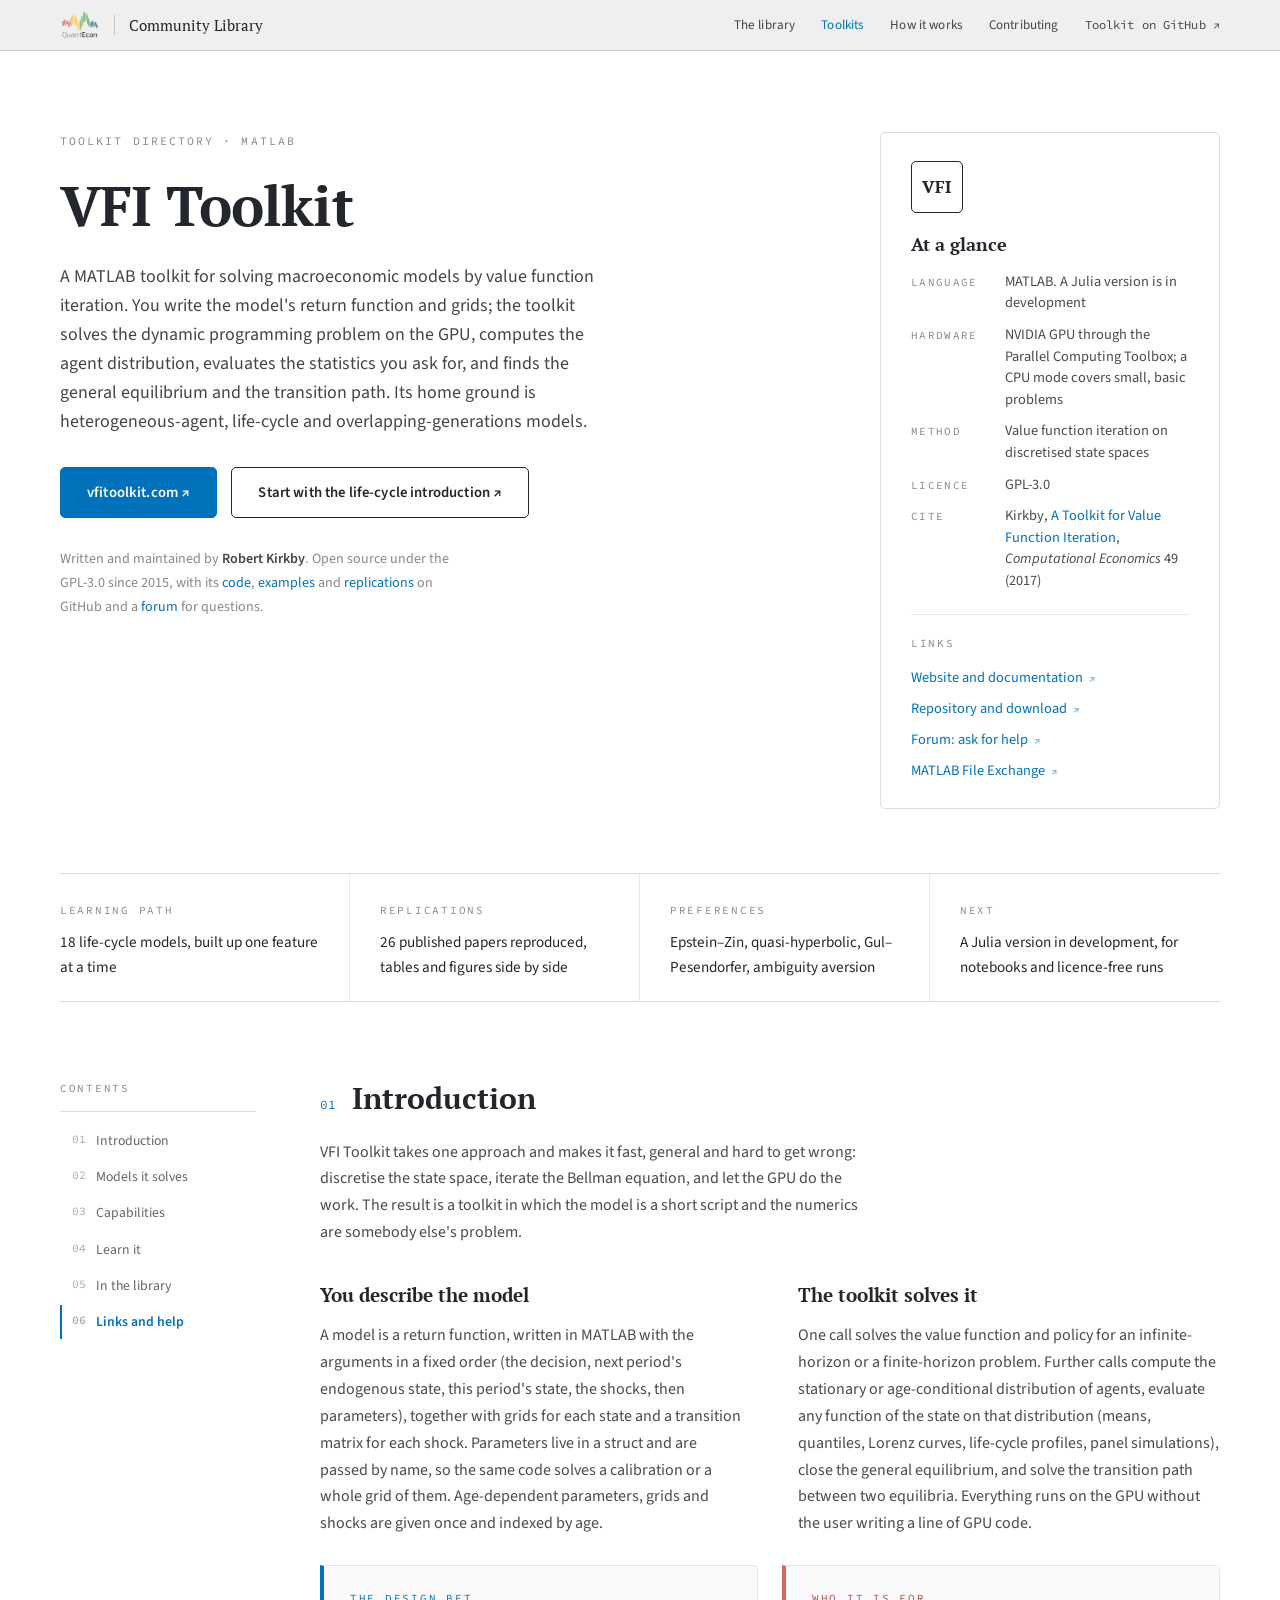
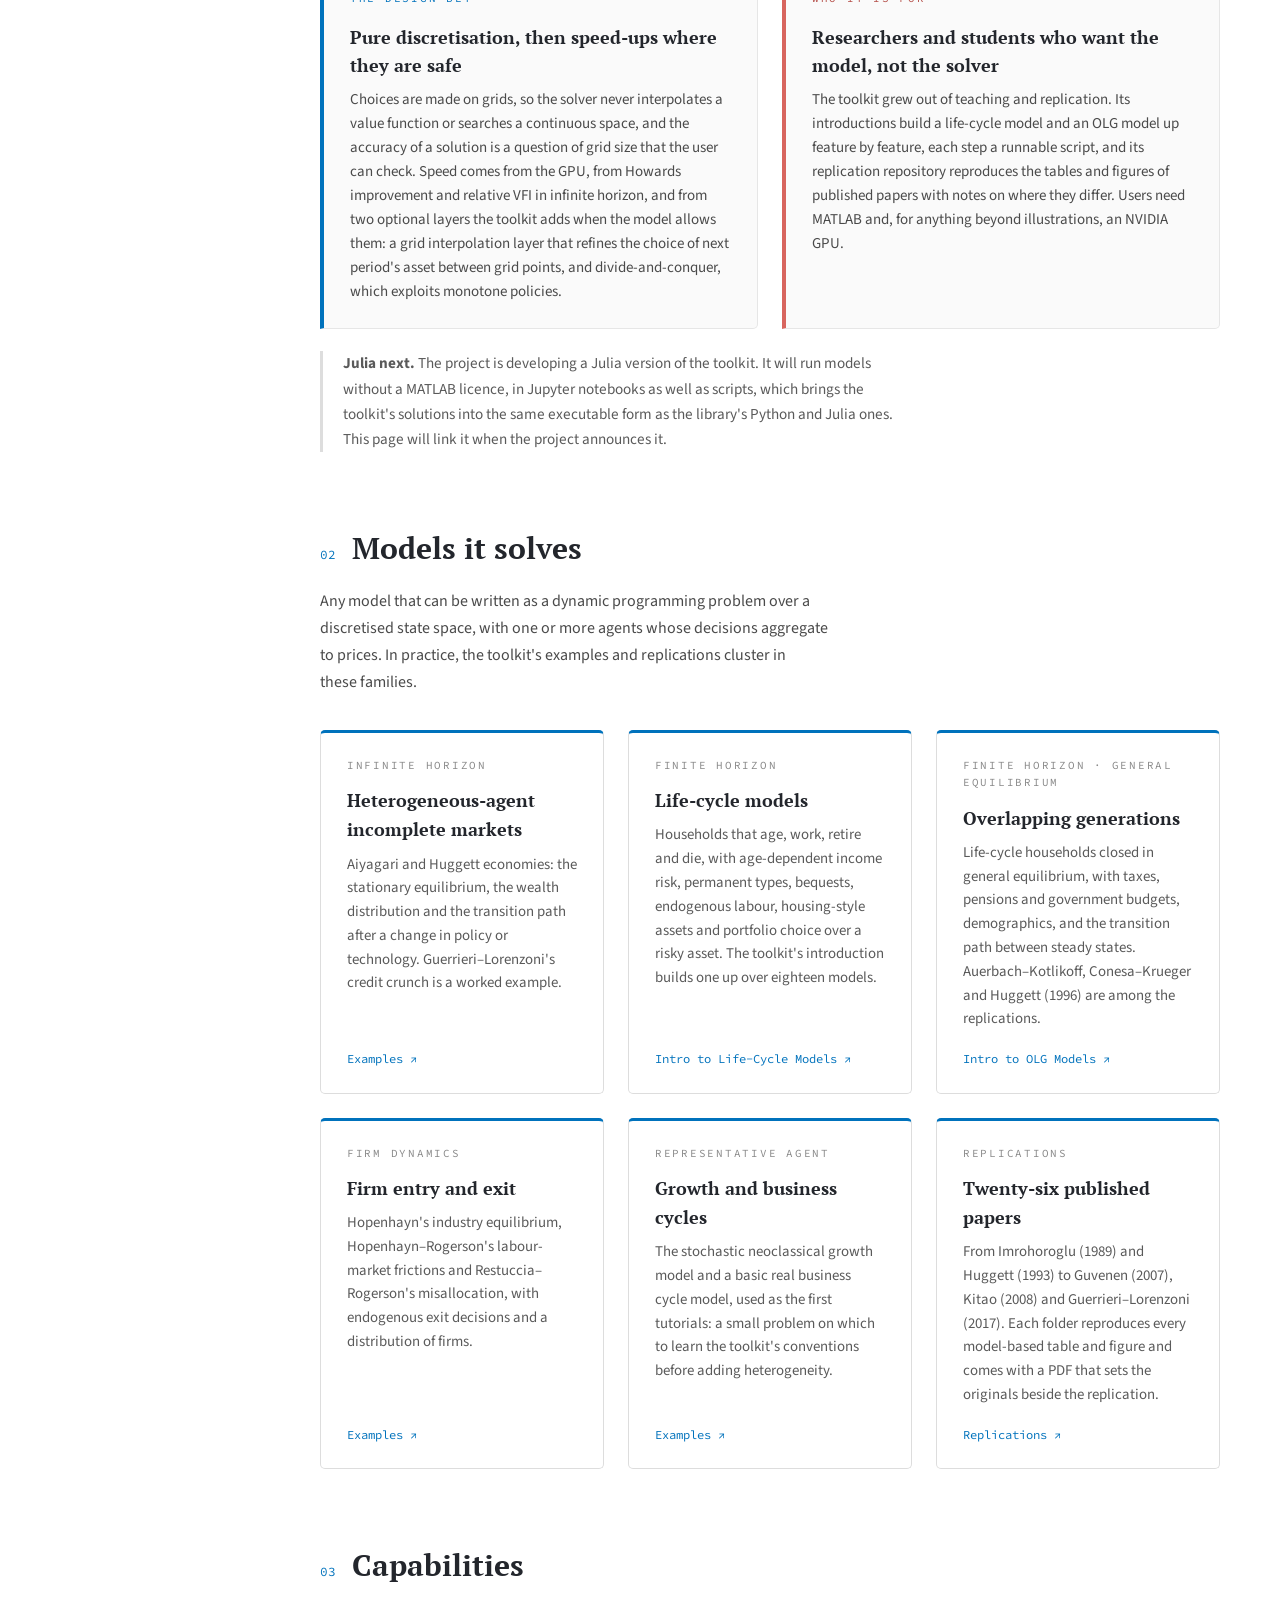
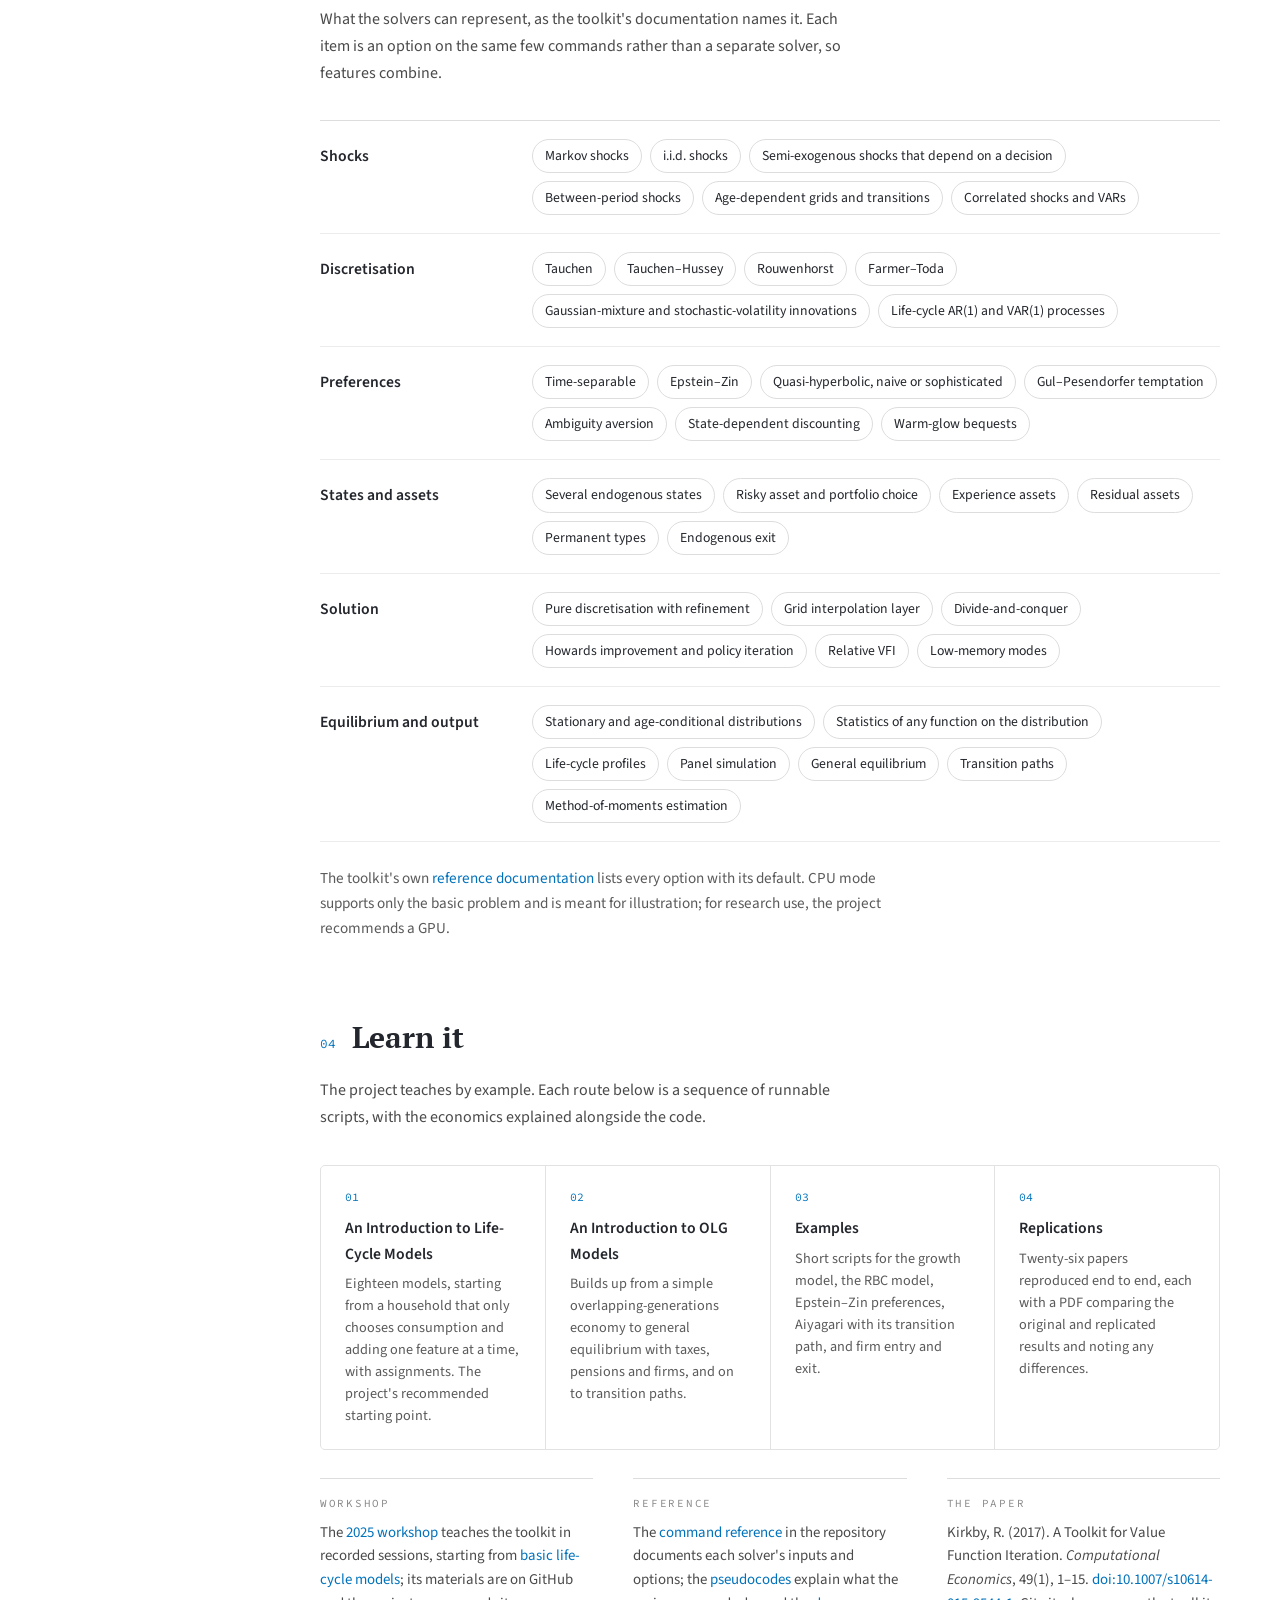
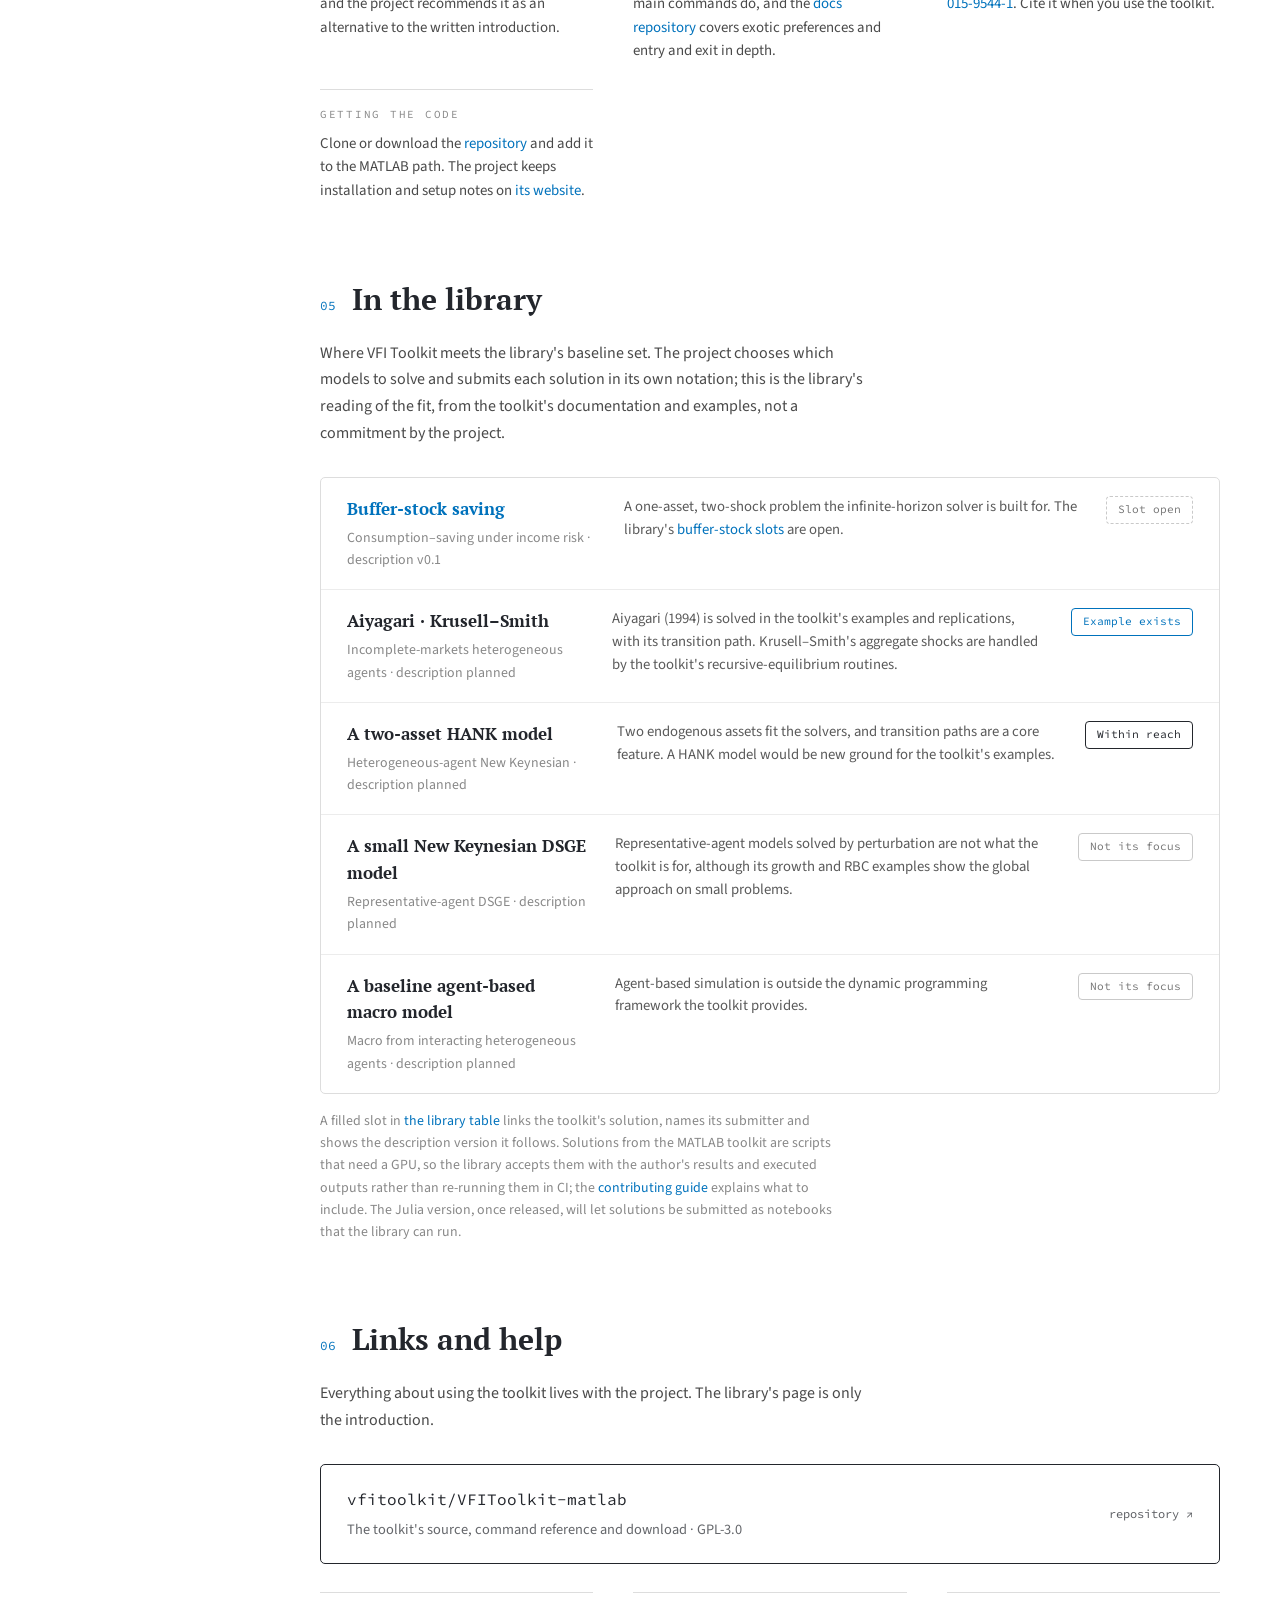
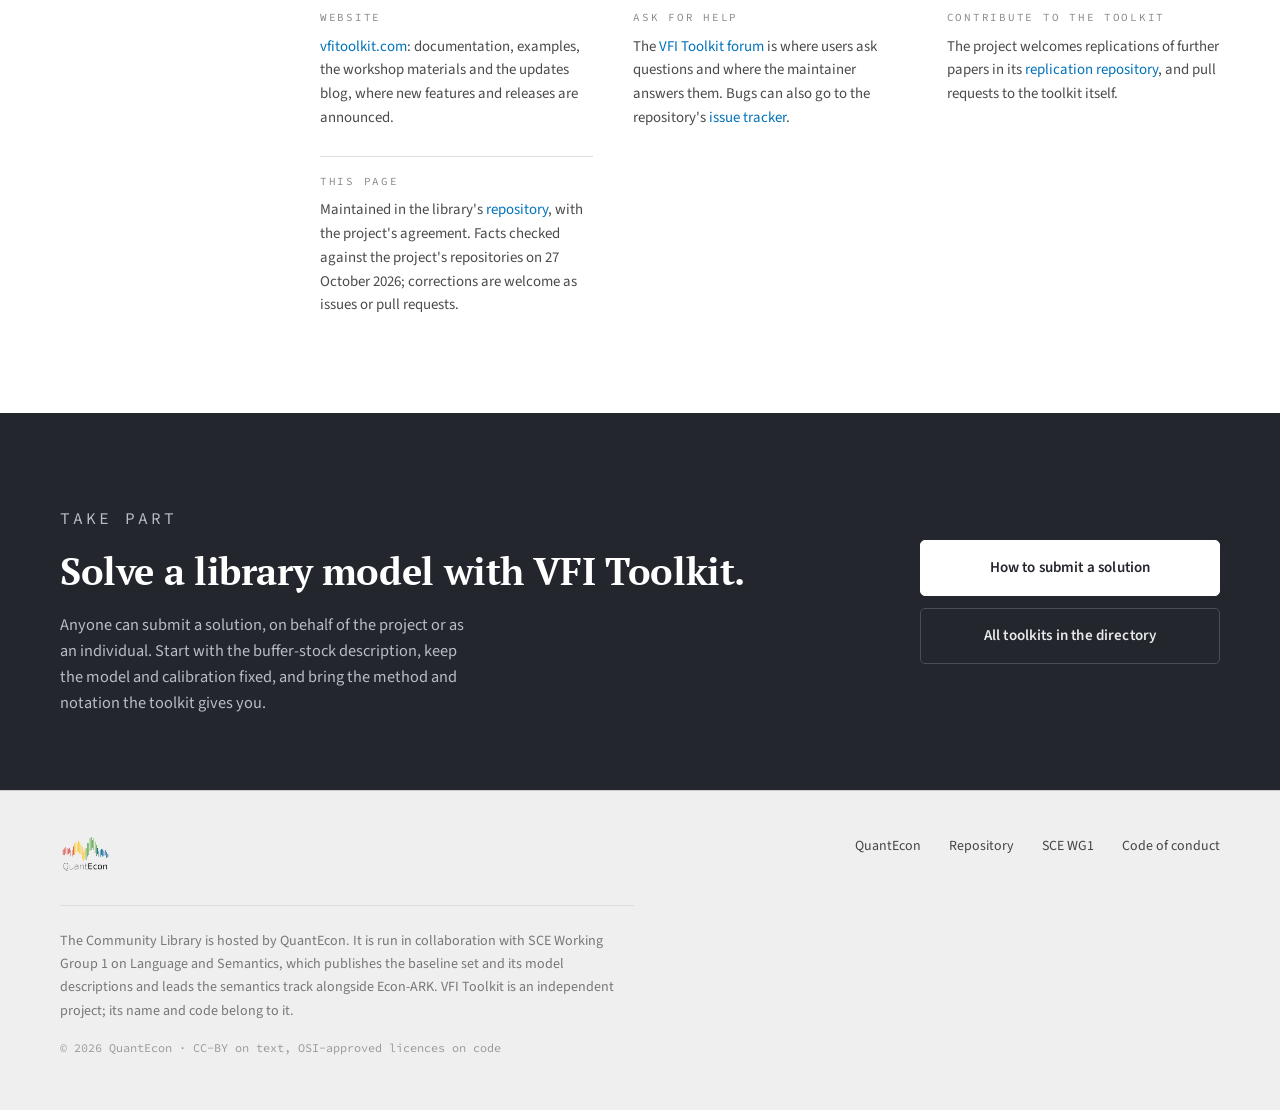
<file: docs/toolkits/vfi-toolkit/index.html>
<!DOCTYPE html>
<html lang="en">
<head>
<meta charset="utf-8">
<meta name="viewport" content="width=device-width, initial-scale=1">
<title>VFI Toolkit · Toolkit directory · QuantEcon Community Library</title>
<meta name="description" content="VFI Toolkit in the QuantEcon Community Library's toolkit directory: what the MATLAB toolkit for value function iteration does, the models it solves, its capabilities, and where to find its documentation, examples and forum.">
<meta property="og:title" content="VFI Toolkit · QuantEcon Community Library">
<meta property="og:description" content="A MATLAB toolkit for heterogeneous-agent, life-cycle and OLG models by value function iteration, solved on the GPU. Its page in the Community Library's toolkit directory.">
<meta property="og:type" content="website">
<meta property="og:url" content="https://quantecon.github.io/community-library/toolkits/vfi-toolkit/">
<meta property="og:image" content="https://quantecon.github.io/community-library/assets/quantecon-logo.png">
<meta name="twitter:card" content="summary">
<link rel="canonical" href="https://quantecon.github.io/community-library/toolkits/vfi-toolkit/">
<link rel="icon" href="../../assets/quantecon-logo.png">
<link rel="preconnect" href="https://fonts.googleapis.com">
<link rel="preconnect" href="https://fonts.gstatic.com" crossorigin>
<link rel="stylesheet" href="https://fonts.googleapis.com/css2?family=PT+Serif:wght@400;700&family=Source+Sans+Pro:wght@300;400;600;700&family=Source+Code+Pro:wght@400;500&display=swap">
<link rel="stylesheet" href="../../site.css">
<script src="../../site.js" defer></script>
</head>
<body>

<!-- A toolkit's page in the library's directory. It introduces the toolkit
     and points at the project's own site, documentation and forum; it does
     not repeat them. The project keeps editorial control over how its
     toolkit is presented here, so change the page with its maintainers'
     agreement. The facts come from the project's repositories and website
     at the date in the footer of the page; AGENTS.md says how to add a page
     for another toolkit. -->

<a class="skip-link" href="#main">Skip to content</a>

<div class="topbar">
  <div class="wrap topbar-inner">
    <a class="brand" href="../../">
      <img src="../../assets/quantecon-logo.png" alt="QuantEcon">
      <span class="brand-rule" aria-hidden="true"></span>
      <span class="brand-label">Community Library</span>
    </a>
    <nav aria-label="Primary">
      <ul class="topnav">
        <li><a href="../../#library">The library</a></li>
        <li><a href="../" aria-current="page">Toolkits</a></li>
        <li><a href="../../#how">How it works</a></li>
        <li><a href="../../contributing/">Contributing</a></li>
        <li class="topnav-gh"><a class="gh" href="https://github.com/vfitoolkit/VFIToolkit-matlab">Toolkit on GitHub&nbsp;↗</a></li>
      </ul>
    </nav>
  </div>
</div>

<section class="hero tk-hero">
  <div class="wrap">
    <div class="hero-main">
      <p class="hero-eyebrow"><a href="../">Toolkit directory</a> · MATLAB</p>
      <h1>VFI Toolkit</h1>
      <p class="hero-lede">A MATLAB toolkit for solving macroeconomic models by value function iteration. You write the model's return function and grids; the toolkit solves the dynamic programming problem on the GPU, computes the agent distribution, evaluates the statistics you ask for, and finds the general equilibrium and the transition path. Its home ground is heterogeneous-agent, life-cycle and overlapping-generations models.</p>
      <div class="hero-actions">
        <a class="btn btn-solid" href="https://www.vfitoolkit.com/">vfitoolkit.com ↗</a>
        <a class="btn btn-outline" href="https://www.vfitoolkit.com/updates-blog/2021/an-introduction-to-life-cycle-models/">Start with the life-cycle introduction ↗</a>
      </div>
      <p class="hero-credit">Written and maintained by <strong>Robert Kirkby</strong>. Open source under the GPL-3.0 since 2015, with its <a href="https://github.com/vfitoolkit/VFIToolkit-matlab">code</a>, <a href="https://github.com/vfitoolkit/VFItoolkit-matlab-examples">examples</a> and <a href="https://github.com/vfitoolkit/vfitoolkit-matlab-replication">replications</a> on GitHub and a <a href="https://discourse.vfitoolkit.com/">forum</a> for questions.</p>
    </div>

    <aside class="host-card tk-card" aria-label="VFI Toolkit at a glance">
      <span class="tk-mark" aria-hidden="true">VFI</span>
      <h2>At a glance</h2>
      <dl class="tk-facts">
        <div><dt>Language</dt><dd>MATLAB. A Julia version is in development</dd></div>
        <div><dt>Hardware</dt><dd>NVIDIA GPU through the Parallel Computing Toolbox; a CPU mode covers small, basic problems</dd></div>
        <div><dt>Method</dt><dd>Value function iteration on discretised state spaces</dd></div>
        <div><dt>Licence</dt><dd>GPL-3.0</dd></div>
        <div><dt>Cite</dt><dd>Kirkby, <a href="https://doi.org/10.1007/s10614-015-9544-1">A Toolkit for Value Function Iteration</a>, <em>Computational Economics</em> 49 (2017)</dd></div>
      </dl>
      <div class="host-rule" aria-hidden="true"></div>
      <span class="eyebrow">Links</span>
      <ul class="tk-links">
        <li><a href="https://www.vfitoolkit.com/">Website and documentation</a></li>
        <li><a href="https://github.com/vfitoolkit/VFIToolkit-matlab">Repository and download</a></li>
        <li><a href="https://discourse.vfitoolkit.com/">Forum: ask for help</a></li>
        <li><a href="https://www.mathworks.com/matlabcentral/fileexchange/53478-value-function-iteration-vfi-toolkit-for-matlab">MATLAB File Exchange</a></li>
      </ul>
    </aside>
  </div>
</section>

<section class="facts" aria-label="VFI Toolkit in numbers">
  <div class="wrap">
    <div class="facts-row">
      <div class="fact">
        <span class="eyebrow">Learning path</span>
        <p class="fact-value">18 life-cycle models, built up one feature at a time</p>
      </div>
      <div class="fact">
        <span class="eyebrow">Replications</span>
        <p class="fact-value">26 published papers reproduced, tables and figures side by side</p>
      </div>
      <div class="fact">
        <span class="eyebrow">Preferences</span>
        <p class="fact-value">Epstein–Zin, quasi-hyperbolic, Gul–Pesendorfer, ambiguity aversion</p>
      </div>
      <div class="fact">
        <span class="eyebrow">Next</span>
        <p class="fact-value">A Julia version in development, for notebooks and licence-free runs</p>
      </div>
    </div>
  </div>
</section>

<div class="wrap layout">

  <nav class="rail" aria-label="Contents">
    <div class="rail-head eyebrow">Contents</div>
    <ul>
      <li><a href="#introduction" data-navlink="introduction"><span class="n">01</span>Introduction</a></li>
      <li><a href="#models" data-navlink="models"><span class="n">02</span>Models it solves</a></li>
      <li><a href="#capabilities" data-navlink="capabilities"><span class="n">03</span>Capabilities</a></li>
      <li><a href="#learn" data-navlink="learn"><span class="n">04</span>Learn it</a></li>
      <li><a href="#library" data-navlink="library"><span class="n">05</span>In the library</a></li>
      <li><a href="#links" data-navlink="links"><span class="n">06</span>Links and help</a></li>
    </ul>
  </nav>

  <main class="main" id="main">

    <section class="section" id="introduction" data-spy="introduction">
      <div class="section-head">
        <span class="n">01</span>
        <h2>Introduction</h2>
      </div>
      <p class="section-lede">VFI Toolkit takes one approach and makes it fast, general and hard to get wrong: discretise the state space, iterate the Bellman equation, and let the GPU do the work. The result is a toolkit in which the model is a short script and the numerics are somebody else's problem.</p>

      <div class="two-col tk-intro">
        <div>
          <h3>You describe the model</h3>
          <p>A model is a return function, written in MATLAB with the arguments in a fixed order (the decision, next period's endogenous state, this period's state, the shocks, then parameters), together with grids for each state and a transition matrix for each shock. Parameters live in a struct and are passed by name, so the same code solves a calibration or a whole grid of them. Age-dependent parameters, grids and shocks are given once and indexed by age.</p>
        </div>
        <div>
          <h3>The toolkit solves it</h3>
          <p>One call solves the value function and policy for an infinite-horizon or a finite-horizon problem. Further calls compute the stationary or age-conditional distribution of agents, evaluate any function of the state on that distribution (means, quantiles, Lorenz curves, life-cycle profiles, panel simulations), close the general equilibrium, and solve the transition path between two equilibria. Everything runs on the GPU without the user writing a line of GPU code.</p>
        </div>
      </div>

      <div class="panels">
        <div class="panel">
          <span class="eyebrow">The design bet</span>
          <h3>Pure discretisation, then speed-ups where they are safe</h3>
          <p>Choices are made on grids, so the solver never interpolates a value function or searches a continuous space, and the accuracy of a solution is a question of grid size that the user can check. Speed comes from the GPU, from Howards improvement and relative VFI in infinite horizon, and from two optional layers the toolkit adds when the model allows them: a grid interpolation layer that refines the choice of next period's asset between grid points, and divide-and-conquer, which exploits monotone policies.</p>
        </div>
        <div class="panel is-secondary">
          <span class="eyebrow">Who it is for</span>
          <h3>Researchers and students who want the model, not the solver</h3>
          <p>The toolkit grew out of teaching and replication. Its introductions build a life-cycle model and an OLG model up feature by feature, each step a runnable script, and its replication repository reproduces the tables and figures of published papers with notes on where they differ. Users need MATLAB and, for anything beyond illustrations, an NVIDIA GPU.</p>
        </div>
      </div>

      <p class="aside-note"><strong>Julia next.</strong> The project is developing a Julia version of the toolkit. It will run models without a MATLAB licence, in Jupyter notebooks as well as scripts, which brings the toolkit's solutions into the same executable form as the library's Python and Julia ones. This page will link it when the project announces it.</p>
    </section>

    <section class="section" id="models" data-spy="models">
      <div class="section-head">
        <span class="n">02</span>
        <h2>Models it solves</h2>
      </div>
      <p class="section-lede">Any model that can be written as a dynamic programming problem over a discretised state space, with one or more agents whose decisions aggregate to prices. In practice, the toolkit's examples and replications cluster in these families.</p>

      <div class="tk-models">
        <a class="tk-model" href="https://github.com/vfitoolkit/VFItoolkit-matlab-examples/tree/master/HeterogeneousAgentModels">
          <span class="eyebrow">Infinite horizon</span>
          <h3>Heterogeneous-agent incomplete markets</h3>
          <p>Aiyagari and Huggett economies: the stationary equilibrium, the wealth distribution and the transition path after a change in policy or technology. Guerrieri–Lorenzoni's credit crunch is a worked example.</p>
          <span class="go">Examples ↗</span>
        </a>
        <a class="tk-model" href="https://github.com/vfitoolkit/IntroToLifeCycleModels">
          <span class="eyebrow">Finite horizon</span>
          <h3>Life-cycle models</h3>
          <p>Households that age, work, retire and die, with age-dependent income risk, permanent types, bequests, endogenous labour, housing-style assets and portfolio choice over a risky asset. The toolkit's introduction builds one up over eighteen models.</p>
          <span class="go">Intro to Life-Cycle Models ↗</span>
        </a>
        <a class="tk-model" href="https://github.com/vfitoolkit/IntroToOLGModels">
          <span class="eyebrow">Finite horizon · general equilibrium</span>
          <h3>Overlapping generations</h3>
          <p>Life-cycle households closed in general equilibrium, with taxes, pensions and government budgets, demographics, and the transition path between steady states. Auerbach–Kotlikoff, Conesa–Krueger and Huggett (1996) are among the replications.</p>
          <span class="go">Intro to OLG Models ↗</span>
        </a>
        <a class="tk-model" href="https://github.com/vfitoolkit/VFItoolkit-matlab-examples/tree/master/FirmEntryExitModels">
          <span class="eyebrow">Firm dynamics</span>
          <h3>Firm entry and exit</h3>
          <p>Hopenhayn's industry equilibrium, Hopenhayn–Rogerson's labour-market frictions and Restuccia–Rogerson's misallocation, with endogenous exit decisions and a distribution of firms.</p>
          <span class="go">Examples ↗</span>
        </a>
        <a class="tk-model" href="https://github.com/vfitoolkit/VFItoolkit-matlab-examples">
          <span class="eyebrow">Representative agent</span>
          <h3>Growth and business cycles</h3>
          <p>The stochastic neoclassical growth model and a basic real business cycle model, used as the first tutorials: a small problem on which to learn the toolkit's conventions before adding heterogeneity.</p>
          <span class="go">Examples ↗</span>
        </a>
        <a class="tk-model" href="https://github.com/vfitoolkit/vfitoolkit-matlab-replication">
          <span class="eyebrow">Replications</span>
          <h3>Twenty-six published papers</h3>
          <p>From Imrohoroglu (1989) and Huggett (1993) to Guvenen (2007), Kitao (2008) and Guerrieri–Lorenzoni (2017). Each folder reproduces every model-based table and figure and comes with a PDF that sets the originals beside the replication.</p>
          <span class="go">Replications ↗</span>
        </a>
      </div>
    </section>

    <section class="section" id="capabilities" data-spy="capabilities">
      <div class="section-head">
        <span class="n">03</span>
        <h2>Capabilities</h2>
      </div>
      <p class="section-lede">What the solvers can represent, as the toolkit's documentation names it. Each item is an option on the same few commands rather than a separate solver, so features combine.</p>

      <dl class="tk-caps">
        <div>
          <dt>Shocks</dt>
          <dd>
            <ul class="chips" aria-label="Shock types">
              <li>Markov shocks</li>
              <li>i.i.d. shocks</li>
              <li>Semi-exogenous shocks that depend on a decision</li>
              <li>Between-period shocks</li>
              <li>Age-dependent grids and transitions</li>
              <li>Correlated shocks and VARs</li>
            </ul>
          </dd>
        </div>
        <div>
          <dt>Discretisation</dt>
          <dd>
            <ul class="chips" aria-label="Discretisation methods">
              <li>Tauchen</li>
              <li>Tauchen–Hussey</li>
              <li>Rouwenhorst</li>
              <li>Farmer–Toda</li>
              <li>Gaussian-mixture and stochastic-volatility innovations</li>
              <li>Life-cycle AR(1) and VAR(1) processes</li>
            </ul>
          </dd>
        </div>
        <div>
          <dt>Preferences</dt>
          <dd>
            <ul class="chips" aria-label="Preference types">
              <li>Time-separable</li>
              <li>Epstein–Zin</li>
              <li>Quasi-hyperbolic, naive or sophisticated</li>
              <li>Gul–Pesendorfer temptation</li>
              <li>Ambiguity aversion</li>
              <li>State-dependent discounting</li>
              <li>Warm-glow bequests</li>
            </ul>
          </dd>
        </div>
        <div>
          <dt>States and assets</dt>
          <dd>
            <ul class="chips" aria-label="State and asset types">
              <li>Several endogenous states</li>
              <li>Risky asset and portfolio choice</li>
              <li>Experience assets</li>
              <li>Residual assets</li>
              <li>Permanent types</li>
              <li>Endogenous exit</li>
            </ul>
          </dd>
        </div>
        <div>
          <dt>Solution</dt>
          <dd>
            <ul class="chips" aria-label="Solution methods">
              <li>Pure discretisation with refinement</li>
              <li>Grid interpolation layer</li>
              <li>Divide-and-conquer</li>
              <li>Howards improvement and policy iteration</li>
              <li>Relative VFI</li>
              <li>Low-memory modes</li>
            </ul>
          </dd>
        </div>
        <div>
          <dt>Equilibrium and output</dt>
          <dd>
            <ul class="chips" aria-label="Equilibrium and output features">
              <li>Stationary and age-conditional distributions</li>
              <li>Statistics of any function on the distribution</li>
              <li>Life-cycle profiles</li>
              <li>Panel simulation</li>
              <li>General equilibrium</li>
              <li>Transition paths</li>
              <li>Method-of-moments estimation</li>
            </ul>
          </dd>
        </div>
      </dl>

      <p class="section-note">The toolkit's own <a href="https://github.com/vfitoolkit/VFIToolkit-matlab/tree/master/docs">reference documentation</a> lists every option with its default. CPU mode supports only the basic problem and is meant for illustration; for research use, the project recommends a GPU.</p>
    </section>

    <section class="section" id="learn" data-spy="learn">
      <div class="section-head">
        <span class="n">04</span>
        <h2>Learn it</h2>
      </div>
      <p class="section-lede">The project teaches by example. Each route below is a sequence of runnable scripts, with the economics explained alongside the code.</p>

      <div class="steps tk-learn">
        <a class="step" href="https://www.vfitoolkit.com/updates-blog/2021/an-introduction-to-life-cycle-models/">
          <span class="n">01</span>
          <h3>An Introduction to Life-Cycle Models</h3>
          <p>Eighteen models, starting from a household that only chooses consumption and adding one feature at a time, with assignments. The project's recommended starting point.</p>
        </a>
        <a class="step" href="https://github.com/vfitoolkit/IntroToOLGModels">
          <span class="n">02</span>
          <h3>An Introduction to OLG Models</h3>
          <p>Builds up from a simple overlapping-generations economy to general equilibrium with taxes, pensions and firms, and on to transition paths.</p>
        </a>
        <a class="step" href="https://github.com/vfitoolkit/VFItoolkit-matlab-examples">
          <span class="n">03</span>
          <h3>Examples</h3>
          <p>Short scripts for the growth model, the RBC model, Epstein–Zin preferences, Aiyagari with its transition path, and firm entry and exit.</p>
        </a>
        <a class="step" href="https://github.com/vfitoolkit/vfitoolkit-matlab-replication">
          <span class="n">04</span>
          <h3>Replications</h3>
          <p>Twenty-six papers reproduced end to end, each with a PDF comparing the original and replicated results and noting any differences.</p>
        </a>
      </div>

      <div class="meta-grid">
        <div>
          <span class="eyebrow">Workshop</span>
          <p>The <a href="https://github.com/robertdkirkby/VFIWorkshop2025">2025 workshop</a> teaches the toolkit in recorded sessions, starting from <a href="https://vimeo.com/1099057656">basic life-cycle models</a>; its materials are on GitHub and the project recommends it as an alternative to the written introduction.</p>
        </div>
        <div>
          <span class="eyebrow">Reference</span>
          <p>The <a href="https://github.com/vfitoolkit/VFIToolkit-matlab/tree/master/docs">command reference</a> in the repository documents each solver's inputs and options; the <a href="https://github.com/vfitoolkit/Pseudocodes">pseudocodes</a> explain what the main commands do, and the <a href="https://github.com/vfitoolkit/vfitoolkit-matlab-docs">docs repository</a> covers exotic preferences and entry and exit in depth.</p>
        </div>
        <div>
          <span class="eyebrow">The paper</span>
          <p>Kirkby, R. (2017). A Toolkit for Value Function Iteration. <em>Computational Economics</em>, 49(1), 1–15. <a href="https://doi.org/10.1007/s10614-015-9544-1">doi:10.1007/s10614-015-9544-1</a>. Cite it when you use the toolkit.</p>
        </div>
        <div>
          <span class="eyebrow">Getting the code</span>
          <p>Clone or download the <a href="https://github.com/vfitoolkit/VFIToolkit-matlab">repository</a> and add it to the MATLAB path. The project keeps installation and setup notes on <a href="https://www.vfitoolkit.com/">its website</a>.</p>
        </div>
      </div>
    </section>

    <section class="section" id="library" data-spy="library">
      <div class="section-head">
        <span class="n">05</span>
        <h2>In the library</h2>
      </div>
      <p class="section-lede">Where VFI Toolkit meets the library's baseline set. The project chooses which models to solve and submits each solution in its own notation; this is the library's reading of the fit, from the toolkit's documentation and examples, not a commitment by the project.</p>

      <div class="tk-fit">
        <div class="tk-fit-row">
          <div class="tk-fit-model">
            <h3><a href="../../models/buffer-stock/">Buffer-stock saving</a></h3>
            <p class="model-class">Consumption–saving under income risk · description v0.1</p>
          </div>
          <p class="tk-fit-note">A one-asset, two-shock problem the infinite-horizon solver is built for. The library's <a href="../../#library">buffer-stock slots</a> are open.</p>
          <span class="tk-fit-status is-open">Slot open</span>
        </div>
        <div class="tk-fit-row">
          <div class="tk-fit-model">
            <h3>Aiyagari · Krusell–Smith</h3>
            <p class="model-class">Incomplete-markets heterogeneous agents · description planned</p>
          </div>
          <p class="tk-fit-note">Aiyagari (1994) is solved in the toolkit's examples and replications, with its transition path. Krusell–Smith's aggregate shocks are handled by the toolkit's recursive-equilibrium routines.</p>
          <span class="tk-fit-status is-example">Example exists</span>
        </div>
        <div class="tk-fit-row">
          <div class="tk-fit-model">
            <h3>A two-asset HANK model</h3>
            <p class="model-class">Heterogeneous-agent New Keynesian · description planned</p>
          </div>
          <p class="tk-fit-note">Two endogenous assets fit the solvers, and transition paths are a core feature. A HANK model would be new ground for the toolkit's examples.</p>
          <span class="tk-fit-status is-possible">Within reach</span>
        </div>
        <div class="tk-fit-row">
          <div class="tk-fit-model">
            <h3>A small New Keynesian DSGE model</h3>
            <p class="model-class">Representative-agent DSGE · description planned</p>
          </div>
          <p class="tk-fit-note">Representative-agent models solved by perturbation are not what the toolkit is for, although its growth and RBC examples show the global approach on small problems.</p>
          <span class="tk-fit-status is-outside">Not its focus</span>
        </div>
        <div class="tk-fit-row">
          <div class="tk-fit-model">
            <h3>A baseline agent-based macro model</h3>
            <p class="model-class">Macro from interacting heterogeneous agents · description planned</p>
          </div>
          <p class="tk-fit-note">Agent-based simulation is outside the dynamic programming framework the toolkit provides.</p>
          <span class="tk-fit-status is-outside">Not its focus</span>
        </div>
      </div>

      <p class="footnote">A filled slot in <a href="../../#library">the library table</a> links the toolkit's solution, names its submitter and shows the description version it follows. Solutions from the MATLAB toolkit are scripts that need a GPU, so the library accepts them with the author's results and executed outputs rather than re-running them in CI; the <a href="../../contributing/#solution">contributing guide</a> explains what to include. The Julia version, once released, will let solutions be submitted as notebooks that the library can run.</p>
    </section>

    <section class="section" id="links" data-spy="links">
      <div class="section-head">
        <span class="n">06</span>
        <h2>Links and help</h2>
      </div>
      <p class="section-lede">Everything about using the toolkit lives with the project. The library's page is only the introduction.</p>

      <a class="repo-link" href="https://github.com/vfitoolkit/VFIToolkit-matlab">
        <span class="about">
          <span class="name">vfitoolkit/VFIToolkit-matlab</span>
          <span class="desc">The toolkit's source, command reference and download · GPL-3.0</span>
        </span>
        <span class="go">repository ↗</span>
      </a>

      <div class="meta-grid">
        <div>
          <span class="eyebrow">Website</span>
          <p><a href="https://www.vfitoolkit.com/">vfitoolkit.com</a>: documentation, examples, the workshop materials and the updates blog, where new features and releases are announced.</p>
        </div>
        <div>
          <span class="eyebrow">Ask for help</span>
          <p>The <a href="https://discourse.vfitoolkit.com/">VFI Toolkit forum</a> is where users ask questions and where the maintainer answers them. Bugs can also go to the repository's <a href="https://github.com/vfitoolkit/VFIToolkit-matlab/issues">issue tracker</a>.</p>
        </div>
        <div>
          <span class="eyebrow">Contribute to the toolkit</span>
          <p>The project welcomes replications of further papers in its <a href="https://github.com/vfitoolkit/vfitoolkit-matlab-replication">replication repository</a>, and pull requests to the toolkit itself.</p>
        </div>
        <div>
          <span class="eyebrow">This page</span>
          <p>Maintained in the library's <a href="https://github.com/QuantEcon/community-library/blob/main/docs/toolkits/vfi-toolkit/index.html">repository</a>, with the project's agreement. Facts checked against the project's repositories on 27 October 2026; corrections are welcome as issues or pull requests.</p>
        </div>
      </div>
    </section>

  </main>
</div>

<section class="cta">
  <div class="wrap">
    <div class="cta-copy">
      <p class="cta-eyebrow">Take part</p>
      <h2>Solve a library model with VFI Toolkit.</h2>
      <p>Anyone can submit a solution, on behalf of the project or as an individual. Start with the buffer-stock description, keep the model and calibration fixed, and bring the method and notation the toolkit gives you.</p>
    </div>
    <div class="cta-actions">
      <a class="btn btn-light" href="../../contributing/#solution">How to submit a solution</a>
      <a class="btn btn-ghost" href="../">All toolkits in the directory</a>
    </div>
  </div>
</section>

<footer class="site-footer">
  <div class="wrap">
    <div class="footer-top">
      <div>
        <img src="../../assets/quantecon-logo.png" alt="QuantEcon">
      </div>
      <ul class="footer-links">
        <li><a href="https://quantecon.org">QuantEcon</a></li>
        <li><a href="https://github.com/QuantEcon/community-library">Repository</a></li>
        <li><a href="https://econ-ark.github.io/sce-wg-1/">SCE WG1</a></li>
        <li><a href="https://econ-ark.github.io/sce-wg-1/code-of-conduct.html">Code of conduct</a></li>
      </ul>
    </div>
    <p class="footer-note">The Community Library is hosted by QuantEcon. It is run in collaboration with SCE Working Group 1 on Language and Semantics, which publishes the baseline set and its model descriptions and leads the semantics track alongside Econ-ARK. VFI Toolkit is an independent project; its name and code belong to it.</p>
    <p class="footer-legal">© 2026 QuantEcon · CC-BY on text, OSI-approved licences on code</p>
  </div>
</footer>

</body>
</html>
</file>
<file: docs/site.css>
/* Community Library — site styles.
 *
 * Tokens, typography and UI patterns are lifted from the QuantEcon book theme
 * (QuantEcon/quantecon-book-theme, src/quantecon_book_theme/assets/styles):
 * primary #0072bc, secondary #d8655e, ink #23262c, body #444, the #efefef/#ccc
 * toolbar, and 5px bordered cards that fill dark on hover.
 */

:root {
  --qe-blue: #0072bc;
  --qe-blue-dark: #004e80;
  --qe-red: #d8655e;
  --qe-red-dark: #b5504a;
  --qe-teal: #005f5f;
  --qe-amber: #875f00;

  --ink: #23262c;
  --body: #444;
  --body-soft: #4a4a4a;
  --muted: #5a5a5a;
  --muted-soft: #555;
  --dim: #888;

  --line: #ddd;
  --line-soft: #ececec;
  --bar: #efefef;
  --bar-line: #ccc;

  --serif: "PT Serif", Georgia, serif;
  --sans: "Source Sans Pro", system-ui, -apple-system, sans-serif;
  --mono: "Source Code Pro", ui-monospace, SFMono-Regular, monospace;

  --wrap: 1240px;
  --gutter: 40px;
  --bar-h: 50px;
}

/* Derived from the accent so a single token change restyles the site. Kept
   behind @supports because the static fallback above has to hold on older
   Safari, where color-mix() would otherwise drop the declaration entirely. */
@supports (color: color-mix(in srgb, #000 50%, #fff)) {
  :root { --qe-blue-dark: color-mix(in srgb, var(--qe-blue) 68%, #000); }
}

* { box-sizing: border-box; }

html {
  scroll-behavior: smooth;
  -webkit-font-smoothing: antialiased;
  -moz-osx-font-smoothing: grayscale;
}

@media (prefers-reduced-motion: reduce) {
  html { scroll-behavior: auto; }
  * { transition: none !important; }
}

body {
  margin: 0;
  background: #fff;
  color: var(--body);
  font-family: var(--sans);
  font-size: 17px;
  line-height: 1.6;
  text-rendering: optimizeLegibility;
}

h1, h2, h3, h4 { margin: 0; font-weight: 400; }
p { margin: 0; }
ul { margin: 0; padding: 0; list-style: none; }
img { max-width: 100%; }

a {
  color: var(--qe-blue);
  text-decoration: none;
  transition: color .15s linear;
}
a:visited { color: var(--qe-blue); }
a:hover { color: var(--qe-blue-dark); text-decoration: underline; }

::selection { background: rgba(0, 114, 188, .18); }

:focus-visible {
  outline: 2px solid var(--qe-blue);
  outline-offset: 2px;
}

.wrap {
  max-width: var(--wrap);
  margin: 0 auto;
  padding: 0 var(--gutter);
}

/* Shared type utilities ---------------------------------------------------- */

.eyebrow {
  font-family: var(--mono);
  font-size: .68rem;
  letter-spacing: .16em;
  text-transform: uppercase;
  color: var(--dim);
}

.term {          /* an <em> that reads as a defined term, not as emphasis */
  font-style: normal;
  color: var(--qe-teal);
  font-weight: 600;
}

.flag {          /* a commitment or a caveat the reader must not skim past */
  font-weight: 600;
  color: var(--qe-amber);
}

.skip-link {
  position: absolute;
  left: -9999px;
  top: 0;
  z-index: 40;
  background: #fff;
  color: var(--ink);
  padding: 12px 18px;
  border: 1px solid var(--ink);
  border-radius: 5px;
}
.skip-link:focus { left: 12px; top: 12px; }

/* Top bar ------------------------------------------------------------------ */

.topbar {
  position: fixed;
  top: 0;
  left: 0;
  width: 100%;
  z-index: 20;
  background: var(--bar);
  border-bottom: 1px solid var(--bar-line);
}

.topbar-inner {
  height: var(--bar-h);
  display: flex;
  align-items: center;
  justify-content: space-between;
  gap: 24px;
}

.brand {
  display: flex;
  align-items: center;
  gap: 14px;
  flex-shrink: 0;
}
.brand:hover { text-decoration: none; }
.brand img { height: 30px; width: auto; display: block; }
.brand-rule { width: 1px; height: 20px; background: #c4c4c4; display: block; }
.brand-label {
  font-family: var(--serif);
  font-size: .95rem;
  color: var(--ink);
  white-space: nowrap;
}

.topnav {
  display: flex;
  align-items: center;
  gap: 26px;
  font-size: .82rem;
  letter-spacing: .01em;
}
.topnav a { color: var(--body); }
.topnav a:hover { color: var(--qe-blue); text-decoration: none; }
.topnav .gh { font-family: var(--mono); font-size: .76rem; }

/* Hero --------------------------------------------------------------------- */

.hero { padding: 132px 0 0; }

.hero .wrap {
  display: flex;
  gap: 72px;
  align-items: flex-start;
  flex-wrap: wrap;
}

.hero-main { flex: 1 1 560px; min-width: 0; }

.hero-eyebrow {
  font-family: var(--mono);
  font-size: .72rem;
  letter-spacing: .18em;
  text-transform: uppercase;
  color: var(--dim);
  margin-bottom: 26px;
}

.hero h1 {
  font-family: var(--serif);
  font-weight: 700;
  color: var(--ink);
  font-size: clamp(2.4rem, 4.4vw, 3.5rem);
  line-height: 1.07;
  letter-spacing: -.015em;
  max-width: 15ch;
}

.hero-lede {
  margin-top: 26px;
  font-size: 1.12rem;
  line-height: 1.62;
  color: var(--body);
  max-width: 60ch;
  text-wrap: pretty;
}

.hero-actions {
  margin-top: 30px;
  display: flex;
  flex-wrap: wrap;
  gap: 14px;
}

.hero-credit {
  margin-top: 30px;
  font-size: .88rem;
  color: var(--dim);
  line-height: 1.7;
  max-width: 56ch;
}
.hero-credit strong { color: var(--body); font-weight: 600; }

.btn {
  display: inline-block;
  padding: 13px 26px;
  border-radius: 5px;
  font-size: .92rem;
  font-weight: 600;
  letter-spacing: .01em;
  border: 1px solid transparent;
  transition: background .15s linear, color .15s linear, border-color .15s linear;
}
.btn:hover { text-decoration: none; }

.btn-solid {
  background: var(--qe-blue);
  border-color: var(--qe-blue);
  color: #fff;
}
.btn-solid:visited { color: #fff; }
.btn-solid:hover {
  background: var(--qe-blue-dark);
  border-color: var(--qe-blue-dark);
  color: #fff;
}

.btn-outline {
  background: #fff;
  border-color: var(--ink);
  color: var(--ink);
}
.btn-outline:visited { color: var(--ink); }
.btn-outline:hover { background: var(--ink); color: #fff; }

/* Hero side card ----------------------------------------------------------- */

.host-card {
  flex: 0 1 340px;
  border: 1px solid var(--line);
  border-radius: 5px;
  padding: 28px 30px 26px;
  background: #fff;
}
.host-card img { height: 52px; width: auto; display: block; margin-bottom: 20px; }
.host-card h2 {
  font-family: var(--serif);
  font-weight: 700;
  color: var(--ink);
  font-size: 1.1rem;
  line-height: 1.35;
}
.host-card p {
  margin-top: 10px;
  font-size: .92rem;
  color: var(--muted-soft);
  line-height: 1.6;
}
.host-rule { height: 1px; background: #e6e6e6; margin: 22px 0 20px; }
.host-card .eyebrow { display: block; margin-bottom: 14px; }

.alongside { display: flex; flex-direction: column; gap: 14px; }
.alongside li {
  font-size: .9rem;
  color: var(--muted-soft);
  line-height: 1.55;
  padding-left: 14px;
  border-left: 3px solid var(--qe-blue);
}
.alongside li.is-secondary { border-left-color: var(--qe-red); }
.alongside strong { color: var(--ink); font-weight: 600; }

/* Facts strip -------------------------------------------------------------- */

.facts { padding: 64px 0 0; }

.facts-row {
  border-top: 1px solid var(--line);
  border-bottom: 1px solid var(--line);
  display: flex;
  flex-wrap: wrap;
}

.fact {
  flex: 1 1 200px;
  padding: 22px 30px;
  border-right: 1px solid #eaeaea;
}
.fact:first-child { padding-left: 0; }
.fact:last-child { padding-right: 0; border-right: 0; }
.fact-value { margin-top: 7px; font-size: .95rem; color: var(--ink); }

/* Body layout: sticky contents rail + main column --------------------------- */

.layout {
  display: flex;
  gap: 64px;
  align-items: flex-start;
}

.rail {
  flex: 0 0 196px;
  position: sticky;
  top: 96px;
  padding-top: 78px;
}
.rail-head {
  padding-bottom: 14px;
  border-bottom: 1px solid var(--line);
}
.rail ul {
  display: flex;
  flex-direction: column;
  gap: 2px;
  padding-top: 12px;
}
.rail a {
  display: flex;
  gap: 10px;
  padding: 6px 0 6px 10px;
  font-size: .86rem;
  color: #666;
  border-left: 2px solid transparent;
  transition: color .15s linear, border-color .15s linear;
}
.rail a:hover { color: var(--qe-blue); text-decoration: none; }
.rail a .n { font-family: var(--mono); font-size: .72rem; color: #aaa; }
.rail a.is-active {
  color: var(--qe-blue);
  border-left-color: var(--qe-blue);
  font-weight: 600;
}

.main { flex: 1 1 auto; min-width: 0; }

/* Sections ----------------------------------------------------------------- */

.section {
  padding: 78px 0 0;
  scroll-margin-top: 80px;
}
.section:last-child { padding-bottom: 96px; }

.section-head {
  display: flex;
  align-items: baseline;
  gap: 16px;
  margin-bottom: 22px;
}
.section-head .n {
  font-family: var(--mono);
  font-size: .8rem;
  color: var(--qe-blue);
}
.section-head h2 {
  font-family: var(--serif);
  font-weight: 700;
  color: var(--ink);
  font-size: 1.9rem;
  line-height: 1.2;
}

.section-lede {
  font-size: 1rem;
  color: var(--body-soft);
  line-height: 1.68;
  max-width: 68ch;
  text-wrap: pretty;
}

/* 01 · Why ----------------------------------------------------------------- */

.why-head { margin-bottom: 34px; }

.two-col {
  display: flex;
  gap: 56px;
  flex-wrap: wrap;
}
.two-col > * { flex: 1 1 300px; min-width: 0; }
.two-col h3 {
  font-family: var(--serif);
  font-weight: 700;
  color: var(--ink);
  font-size: 1.18rem;
  margin-bottom: 12px;
}
.two-col p {
  font-size: 1rem;
  color: var(--body-soft);
  line-height: 1.68;
  text-wrap: pretty;
}

.payoffs {
  margin-top: 44px;
  padding-top: 30px;
  border-top: 1px solid var(--line);
}
.payoffs .eyebrow { display: block; margin-bottom: 24px; }
.payoff-grid {
  display: grid;
  grid-template-columns: repeat(auto-fit, minmax(260px, 1fr));
  gap: 28px 44px;
}
.payoff-grid dt {
  font-size: .98rem;
  color: var(--ink);
  font-weight: 600;
  margin-bottom: 5px;
}
.payoff-grid dd {
  margin: 0;
  font-size: .93rem;
  color: var(--muted);
  line-height: 1.6;
}

/* 02 · The library --------------------------------------------------------- */

.models {
  margin-top: 34px;
  border: 1px solid var(--line);
  border-radius: 5px;
  overflow: hidden;
}

.models-head {
  display: flex;
  align-items: center;
  justify-content: space-between;
  gap: 20px;
  padding: 14px 26px;
  background: var(--bar);
  border-bottom: 1px solid var(--line);
}
.models-head .eyebrow:first-child { color: #666; }

.model {
  display: flex;
  align-items: flex-start;
  gap: 28px;
  flex-wrap: wrap;
  padding: 22px 26px;
  background: #fff;
}
.model + .model { border-top: 1px solid var(--line-soft); }
.model-name {
  flex: 1 1 300px;
  min-width: 0;
}
.model-name h3 {
  font-family: var(--serif);
  font-weight: 700;
  color: var(--ink);
  font-size: 1.14rem;
}
.model-class { margin-top: 4px; font-size: .87rem; color: var(--dim); }

/* One slot per line, filled ones first and open ones below, in a column of
   equal-width boxes that lines up from row to row. On a narrow table the
   column moves under the model's name. */
.slots {
  flex: 0 0 auto;
  min-width: 260px;
  display: flex;
  flex-direction: column;
  gap: 8px;
}
.slot {
  white-space: nowrap;
  border: 1px dashed #c9c9c9;
  border-radius: 4px;
  padding: 5px 11px;
  font-family: var(--mono);
  font-size: .7rem;
  color: #999;
}

/* A slot a project has filled: solid where the open ones are dashed, and a
   link to the solution or the pull request that adds it. */
.slot.is-filled {
  border-style: solid;
  border-color: var(--qe-blue);
  color: var(--qe-blue);
}
a.slot.is-filled:visited { color: var(--qe-blue); }
a.slot.is-filled:hover { background: var(--qe-blue); color: #fff; text-decoration: none; }

/* Where to get each model's description: a button to its page and the PDF
   beside it, or a note while the description is planned. */
.model-description {
  margin-top: 14px;
  display: flex;
  flex-wrap: wrap;
  align-items: center;
  gap: 8px 16px;
  font-size: .87rem;
}
.model-description.is-planned {
  font-family: var(--mono);
  font-size: .72rem;
  color: var(--dim);
}
.btn-small { padding: 7px 14px; font-size: .84rem; }

/* Models whose descriptions are still to come: one greyed line each, with no
   slots until there is a description to implement. */
.models-planned {
  padding: 10px 26px;
  line-height: 1.5;
  background: #fafafa;
  border-top: 1px solid var(--line);
  border-bottom: 1px solid var(--line-soft);
}
.planned-list li {
  display: flex;
  flex-wrap: wrap;
  align-items: baseline;
  gap: 2px 14px;
  padding: 11px 26px;
}
.planned-list li + li { border-top: 1px solid var(--line-soft); }
.planned-list h3 {
  font-family: var(--serif);
  font-weight: 700;
  font-size: 1rem;
  color: #767676;
}
.planned-list .model-class { margin-top: 0; }

.models-cta {
  display: flex;
  align-items: center;
  gap: 20px;
  flex-wrap: wrap;
  padding: 20px 26px;
  background: #fafafa;
  border-top: 1px solid var(--line-soft);
  color: var(--ink);
  transition: background .15s linear, color .15s linear;
}
.models-cta:visited { color: var(--ink); }
.models-cta:hover { background: var(--ink); color: #fff; text-decoration: none; }
.models-cta span:first-child { flex: 1 1 300px; font-size: .95rem; color: inherit; }
.models-cta .go { font-family: var(--mono); font-size: .72rem; color: inherit; opacity: .75; }

.footnote {
  margin-top: 16px;
  font-size: .87rem;
  color: var(--dim);
  line-height: 1.6;
  max-width: 74ch;
}

/* 03 · How it works -------------------------------------------------------- */

.cards {
  margin-top: 32px;
  display: flex;
  gap: 24px;
  flex-wrap: wrap;
}
.card {
  flex: 1 1 320px;
  border: 1px solid var(--line);
  border-radius: 5px;
  padding: 28px 30px;
  border-top: 3px solid var(--qe-blue);
}
.card.is-secondary { border-top-color: var(--qe-red); }
.card .eyebrow { display: block; margin-bottom: 14px; }
.card h3 {
  font-family: var(--serif);
  font-weight: 700;
  color: var(--ink);
  font-size: 1.24rem;
  margin-bottom: 10px;
}
.card p { font-size: .96rem; color: var(--body-soft); line-height: 1.62; }

.aside-note {
  margin-top: 22px;
  padding-left: 20px;
  border-left: 3px solid var(--line);
  font-size: .95rem;
  color: var(--muted);
  line-height: 1.65;
  max-width: 74ch;
}

/* 04 · Model descriptions -------------------------------------------------- */

.steps {
  margin-top: 34px;
  display: grid;
  grid-template-columns: repeat(auto-fit, minmax(210px, 1fr));
  gap: 1px;
  background: #e2e2e2;
  border: 1px solid #e2e2e2;
  border-radius: 5px;
  overflow: hidden;
}
.step { background: #fff; padding: 22px 24px; }
.step .n {
  display: block;
  font-family: var(--mono);
  font-size: .72rem;
  color: var(--qe-blue);
  margin-bottom: 10px;
}
.step h3 {
  font-size: .98rem;
  color: var(--ink);
  font-weight: 600;
  margin-bottom: 6px;
}
.step p { font-size: .89rem; color: var(--muted); line-height: 1.55; }

.panels {
  margin-top: 28px;
  display: flex;
  gap: 24px;
  flex-wrap: wrap;
}
.panel {
  flex: 1 1 320px;
  background: #fafafa;
  border: 1px solid #e6e6e6;
  border-left: 4px solid var(--qe-blue);
  border-radius: 0 5px 5px 0;
  padding: 24px 26px;
}
.panel.is-secondary { border-left-color: var(--qe-red); }
.panel .eyebrow { display: block; margin-bottom: 16px; color: var(--qe-blue); }
.panel.is-secondary .eyebrow { color: var(--qe-red-dark); }
.panel ul {
  display: flex;
  flex-direction: column;
  gap: 10px;
  font-size: .94rem;
  color: var(--body-soft);
  line-height: 1.5;
}

.section-note {
  margin-top: 24px;
  font-size: .95rem;
  color: var(--muted);
  line-height: 1.65;
  max-width: 74ch;
  text-wrap: pretty;
}

/* 05 · The ask ------------------------------------------------------------- */

.ask { margin-top: 10px; }
.ask h3 { margin-bottom: 16px; }
.ask-list { display: flex; flex-direction: column; gap: 14px; }
.ask-list li {
  font-size: .96rem;
  color: var(--body-soft);
  line-height: 1.55;
  padding-bottom: 14px;
  border-bottom: 1px solid var(--line-soft);
}
.ask-list li:last-child { padding-bottom: 0; border-bottom: 0; }
.ask-list strong { font-weight: 600; }

.callout {
  margin-top: 24px;
  padding: 18px 20px;
  background: var(--bar);
  border-radius: 5px;
  font-size: .93rem;
  color: var(--body-soft);
  line-height: 1.6;
}

/* 06 · Who does what ------------------------------------------------------- */

.roles {
  display: grid;
  grid-template-columns: repeat(auto-fit, minmax(250px, 1fr));
  gap: 24px;
  margin-top: 10px;
}
.role {
  border: 1px solid var(--line);
  border-radius: 5px;
  padding: 24px 26px;
  transition: border-color .15s linear;
}
.role:hover { border-color: var(--ink); }
.role .eyebrow { display: block; margin-bottom: 12px; }
.role.is-host .eyebrow { color: var(--qe-blue); }
.role h3 {
  font-family: var(--serif);
  font-weight: 700;
  color: var(--ink);
  font-size: 1.14rem;
  margin-bottom: 8px;
}
.role p { font-size: .93rem; color: var(--muted); line-height: 1.6; }

/* 07 · Roadmap ------------------------------------------------------------- */

.phases {
  display: flex;
  gap: 24px;
  flex-wrap: wrap;
  margin-top: 10px;
}
.phase {
  flex: 1 1 330px;
  border: 1px solid var(--line);
  border-radius: 5px;
  overflow: hidden;
}
.phase-head {
  display: flex;
  align-items: center;
  justify-content: space-between;
  gap: 16px;
  padding: 14px 26px;
  background: var(--qe-blue);
}
.phase.is-later .phase-head { background: var(--ink); }
.phase-head h3 {
  font-family: var(--serif);
  font-weight: 700;
  color: #fff;
  font-size: 1.08rem;
}
.phase-term {
  font-family: var(--mono);
  font-size: .7rem;
  color: #fff;
  opacity: .85;
}
.phase.is-later .phase-term { opacity: .7; }
.phase ul {
  display: flex;
  flex-direction: column;
  gap: 12px;
  padding: 22px 26px;
  font-size: .94rem;
  color: var(--body-soft);
  line-height: 1.55;
}

/* 08 · Contribute ---------------------------------------------------------- */

.repo-link {
  margin-top: 30px;
  display: flex;
  align-items: center;
  gap: 24px;
  flex-wrap: wrap;
  border: 1px solid var(--ink);
  border-radius: 5px;
  padding: 22px 26px;
  color: var(--ink);
  transition: background .15s linear, color .15s linear;
}
.repo-link:visited { color: var(--ink); }
.repo-link:hover { background: var(--ink); color: #fff; text-decoration: none; }
.repo-link .about { flex: 1 1 300px; }
.repo-link .name {
  display: block;
  font-family: var(--mono);
  font-size: 1rem;
  color: inherit;
}
.repo-link .desc {
  display: block;
  margin-top: 6px;
  font-size: .9rem;
  color: inherit;
  opacity: .7;
}
.repo-link .go { font-family: var(--mono); font-size: .75rem; color: inherit; opacity: .75; }

.meta-grid {
  margin-top: 28px;
  display: grid;
  grid-template-columns: repeat(auto-fit, minmax(240px, 1fr));
  gap: 26px 40px;
}
.meta-grid > div { padding-top: 16px; border-top: 1px solid var(--line); }
.meta-grid .eyebrow { display: block; margin-bottom: 8px; }
.meta-grid p { font-size: .93rem; color: var(--body-soft); line-height: 1.6; }

/* Closing call to action --------------------------------------------------- */

.cta { background: var(--ink); padding: 74px 0; }
.cta .wrap {
  display: flex;
  gap: 56px;
  align-items: center;
  flex-wrap: wrap;
}
.cta-copy { flex: 1 1 460px; min-width: 0; }
.cta-eyebrow {
  font-family: var(--mono);
  font-size: .7rem;
  letter-spacing: .18em;
  text-transform: uppercase;
  color: #8b9099;
  margin-bottom: 18px;
}
.cta h2 {
  font-family: var(--serif);
  font-weight: 700;
  color: #fff;
  font-size: clamp(1.8rem, 3vw, 2.5rem);
  line-height: 1.15;
  letter-spacing: -.01em;
}
.cta p {
  margin-top: 18px;
  font-size: 1.02rem;
  color: #b9bdc4;
  line-height: 1.6;
  max-width: 52ch;
}
.cta-actions {
  flex: 0 1 300px;
  display: flex;
  flex-direction: column;
  gap: 12px;
}
.cta-actions .btn { text-align: center; padding: 15px 26px; font-size: .94rem; }

.btn-light { background: #fff; border-color: #fff; color: var(--ink); }
.btn-light:visited { color: var(--ink); }
.btn-light:hover { background: var(--qe-blue); border-color: var(--qe-blue); color: #fff; }

.btn-ghost { background: transparent; border-color: #4a4f57; color: #e6e8ea; }
.btn-ghost:visited { color: #e6e8ea; }
.btn-ghost:hover { border-color: #fff; color: #fff; background: transparent; }

/* Footer ------------------------------------------------------------------- */

.site-footer {
  background: var(--bar);
  border-top: 1px solid var(--bar-line);
  padding: 44px 0 52px;
}
.footer-top {
  display: flex;
  gap: 40px;
  flex-wrap: wrap;
  align-items: flex-start;
  justify-content: space-between;
}
.footer-top img { height: 38px; width: auto; display: block; }
.footer-links {
  display: flex;
  gap: 28px;
  flex-wrap: wrap;
  font-size: .87rem;
}
.footer-links a { color: var(--body); }
.footer-links a:hover { color: var(--qe-blue); }
.footer-links .tbd { color: #999; }

.footer-note {
  margin-top: 32px;
  padding-top: 24px;
  border-top: 1px solid #dcdcdc;
  font-size: .88rem;
  color: #777;
  line-height: 1.65;
  max-width: 82ch;
}
.footer-legal {
  margin-top: 16px;
  font-family: var(--mono);
  font-size: .74rem;
  color: #999;
}

/* AI-assistance category ------------------------------------------------- */

/* The category's word (CONTRIBUTING.md defines the four) in a neutral outlined
   chip. It names how the work was produced, so it carries no scale and no
   red-to-green judgement, and it reads the same printed in greyscale. */
.ai-chip {
  display: inline-block;
  padding: 0 7px;
  border: 1px solid #b5b9bf;
  border-radius: 3px;
  font-family: var(--sans);
  font-size: .72rem;
  font-weight: 600;
  letter-spacing: .01em;
  line-height: 1.5;
  color: var(--muted);
  white-space: nowrap;
}
.slot .ai-chip { margin-left: 10px; }
a.slot.is-filled:hover .ai-chip { border-color: #fff; color: #fff; }

/* On the description page and in the PDF, the chip also has a picture: a
   marker on a line from Human to AI at the category's position. A position
   rather than a fill, so it does not read as progress. */
.ai-position {
  display: inline-flex;
  align-items: center;
  gap: 5px;
  font-family: var(--mono);
  font-size: .72rem;
  color: var(--muted);
  white-space: nowrap;
}
.ai-position .track {
  position: relative;
  display: inline-flex;
  justify-content: space-between;
  align-items: center;
  width: 44px;
  height: 10px;
}
.ai-position .track::before {
  content: "";
  position: absolute;
  left: 0;
  right: 0;
  top: 50%;
  border-top: 1px solid #b5b9bf;
}
.ai-position .track i { position: relative; width: 4px; height: 4px; border-radius: 50%; background: #b5b9bf; }
.ai-position .track i.at { width: 9px; height: 9px; margin: 0 -2.5px; background: var(--muted); }

/* Once a person has verified a solution or a description against its current
   version, it carries a "Verified" badge: the slot's or the button's own
   colours, inverted. tools/check_metadata.py keeps data-verified in step with
   the records. */
.slot[data-verified="true"]::after,
[data-model-description][data-verified="true"]::after {
  content: "✓ Verified";
  display: inline-block;
  margin-left: 10px;
  padding: 1px 7px;
  border-radius: 3px;
  font-family: var(--sans);
  font-size: .72rem;
  font-weight: 600;
  letter-spacing: .02em;
  vertical-align: 1px;
}
.slot[data-verified="true"]::after { background: var(--qe-blue); color: #fff; }
a.slot[data-verified="true"]:hover::after { background: #fff; color: var(--qe-blue); }
[data-model-description][data-verified="true"]::after { background: #fff; color: var(--qe-blue); }

/* Read by screen readers, not shown. */
.sr-only {
  position: absolute;
  width: 1px;
  height: 1px;
  overflow: hidden;
  clip: rect(0 0 0 0);
  white-space: nowrap;
}

/* Model description pages (built by tools/build_pages.py) ------------------- */

.doc { padding: calc(var(--bar-h) + 56px) 0 88px; }

.doc-head {
  display: flex;
  flex-wrap: wrap;
  align-items: flex-start;
  justify-content: space-between;
  gap: 28px 48px;
  padding-bottom: 32px;
  margin-bottom: 40px;
  border-bottom: 1px solid var(--line);
}
.doc-title { flex: 1 1 420px; min-width: 0; }
.doc-title h1 {
  margin-top: 10px;
  font-family: var(--serif);
  font-weight: 700;
  color: var(--ink);
  font-size: 2.5rem;
  line-height: 1.15;
}
.doc-downloads { margin-top: 16px; font-size: .92rem; }

/* The version box, as at the top right of the PDF. */
.doc-status {
  flex: 0 1 330px;
  display: grid;
  gap: 7px;
  padding: 16px 20px;
  border: 1px solid var(--line);
  border-radius: 5px;
  font-size: .84rem;
  line-height: 1.45;
  color: var(--body-soft);
}
.doc-version strong { color: var(--ink); }
.doc-ai { display: flex; flex-wrap: wrap; align-items: center; gap: 6px 10px; }
.doc-ai-summary { color: var(--body-soft); }
.doc-ai-uses { color: var(--muted); }
/* Verification follows the library table's slots: solid blue once a person
   has verified this version, dashed grey until then, always with words. */
.doc-verified {
  justify-self: start;
  padding: 3px 9px;
  border: 1px dashed #c9c9c9;
  border-radius: 4px;
  font-family: var(--mono);
  font-size: .7rem;
  color: #777;
}
.doc-verified.is-verified { border-style: solid; border-color: var(--qe-blue); color: var(--qe-blue); }
.doc-levels { font-size: .78rem; }

.doc-body { max-width: 74ch; font-size: 1.02rem; line-height: 1.7; }
.doc-body h2 {
  margin: 52px 0 16px;
  font-family: var(--serif);
  font-weight: 700;
  color: var(--ink);
  font-size: 1.6rem;
  line-height: 1.25;
}
.doc-body h2:first-child { margin-top: 0; }
.doc-body h3 { margin: 32px 0 12px; font-weight: 600; color: var(--ink); font-size: 1.15rem; }
.doc-body [id] { scroll-margin-top: calc(var(--bar-h) + 24px); }
.doc-body p { margin: 0 0 1.05em; }
.doc-body ul, .doc-body ol { margin: 0 0 1.05em; padding-left: 1.4em; list-style: revert; }
.doc-body .header-anchor {
  margin-left: .35em;
  font-family: var(--mono);
  font-size: .75em;
  color: var(--dim);
  opacity: 0;
}
.doc-body h2:hover .header-anchor,
.doc-body h3:hover .header-anchor,
.doc-body .header-anchor:focus { opacity: 1; text-decoration: none; }

/* Display equations and tables scroll inside their own box on a phone. */
.doc-body .math-display { margin: 1.3em 0; overflow-x: auto; overflow-y: hidden; }
.table-wrap { margin: 1.5em 0; overflow-x: auto; }
.doc-body table { border-collapse: collapse; font-size: .94rem; }
.doc-body th, .doc-body td {
  padding: 8px 22px 8px 0;
  border-bottom: 1px solid var(--line-soft);
  text-align: left;
  vertical-align: top;
}
.doc-body th { font-weight: 600; color: var(--ink); border-bottom-color: var(--bar-line); }

.doc-body .footnotes-sep { margin: 52px 0 18px; border: 0; border-top: 1px solid var(--line); }
.doc-body .footnotes { font-size: .9rem; color: var(--body-soft); }
.doc-body .footnotes-list { list-style: decimal; }

.doc-license {
  max-width: 74ch;
  margin-top: 44px;
  padding-top: 18px;
  border-top: 1px solid var(--line-soft);
  font-size: .86rem;
  color: var(--muted);
}

@media (max-width: 820px) {
  .doc { padding-top: calc(var(--bar-h) + 36px); }
  .doc-title h1 { font-size: 2rem; }
  .doc-status { flex: 1 1 100%; }
}

/* Contributing page -------------------------------------------------------- */

/* The guide for people, docs/contributing/index.html. It is built from the
   landing page's parts (cards, steps, panels, roles, the rail) and adds the
   few below. */

.topnav a[aria-current="page"] { color: var(--qe-blue); }

/* The three ways to contribute, each card one link. */
.paths { padding-top: 48px; }
.paths .cards { margin-top: 0; }
a.card {
  display: flex;
  flex-direction: column;
  color: var(--body-soft);
  transition: border-color .15s linear;
}
a.card:visited { color: var(--body-soft); }
a.card:hover { border-color: var(--ink); border-top-color: var(--qe-blue); text-decoration: none; }
a.card.is-secondary:hover { border-top-color: var(--qe-red); }
a.card p { flex: 1; }
a.card .go {
  margin-top: 18px;
  font-family: var(--mono);
  font-size: .76rem;
  color: var(--qe-blue);
}

.sub-head {
  margin: 40px 0 18px;
  font-family: var(--serif);
  font-weight: 700;
  color: var(--ink);
  font-size: 1.18rem;
}

.section-actions {
  margin-top: 26px;
  display: flex;
  flex-wrap: wrap;
  align-items: center;
  gap: 12px 20px;
}
.section-actions-note { font-size: .9rem; color: var(--muted); }

.flow code, .panel code, .anatomy code { font-family: var(--mono); font-size: .88em; }

.panel h3 {
  font-family: var(--serif);
  font-weight: 700;
  color: var(--ink);
  font-size: 1.1rem;
  margin-bottom: 8px;
}
.panel p { font-size: .94rem; color: var(--body-soft); line-height: 1.6; }

/* A path's steps as a flow: numbered nodes joined by arrows, left to right,
   and top to bottom on a phone. */
.flow {
  margin: 34px 0 0;
  padding: 0;
  list-style: none;
  display: grid;
  grid-auto-flow: column;
  grid-auto-columns: minmax(0, 1fr);
  gap: 28px;
}
.flow li { position: relative; }
.flow-node {
  position: relative;
  z-index: 1;
  display: grid;
  place-items: center;
  width: 34px;
  height: 34px;
  margin-bottom: 16px;
  border: 1.5px solid var(--qe-blue);
  border-radius: 50%;
  background: #fff;
  font-family: var(--mono);
  font-size: .8rem;
  color: var(--qe-blue);
}
/* The connector runs from this node into the gap, ending in an arrowhead
   just short of the next node. */
.flow li:not(:last-child)::after {
  content: "";
  position: absolute;
  top: 16px;
  left: 46px;
  right: -16px;
  border-top: 1.5px solid var(--bar-line);
}
.flow li:not(:last-child)::before {
  content: "";
  position: absolute;
  top: 12.5px;
  right: -16px;
  width: 8px;
  height: 8px;
  border-top: 1.5px solid var(--bar-line);
  border-right: 1.5px solid var(--bar-line);
  transform: rotate(45deg);
}
.flow h3 {
  font-size: .98rem;
  color: var(--ink);
  font-weight: 600;
  margin-bottom: 6px;
}
.flow p { font-size: .9rem; color: var(--muted); line-height: 1.55; }

/* An offer of help, with the button that takes it. */
.help {
  margin-top: 30px;
  display: flex;
  flex-wrap: wrap;
  align-items: center;
  gap: 16px 28px;
  padding: 20px 24px;
  border: 1px solid var(--line);
  border-radius: 5px;
}
.help p { flex: 1 1 320px; font-size: .95rem; color: var(--body-soft); line-height: 1.6; }
.help strong { color: var(--ink); }

/* A solution's directory name, taken apart. */
.anatomy {
  margin: 28px 0 0;
  padding: 22px 26px;
  border: 1px solid var(--line);
  border-radius: 5px;
}
.anatomy figcaption { display: block; margin-bottom: 12px; }
.anatomy-path { font-size: 1.05rem; color: var(--muted); white-space: nowrap; overflow-x: auto; }
.anatomy-path b { font-weight: 500; color: var(--qe-blue); }
.anatomy-key {
  margin: 16px 0 0;
  display: grid;
  grid-template-columns: repeat(auto-fit, minmax(200px, 1fr));
  gap: 10px 28px;
}
.anatomy-key div { display: flex; gap: 10px; align-items: baseline; }
.anatomy-key dt { color: var(--qe-blue); }
.anatomy-key dd { margin: 0; font-size: .9rem; color: var(--muted); line-height: 1.5; }

/* The one idea in "Propose a model" a reader must not skim past. */
.principle {
  margin: 30px 0 0;
  padding: 24px 28px;
  border-left: 4px solid var(--qe-blue);
  background: #f5f9fc;
  border-radius: 0 5px 5px 0;
}
.principle-head {
  margin-bottom: 8px;
  font-family: var(--serif);
  font-weight: 700;
  color: var(--ink);
  font-size: 1.4rem;
  line-height: 1.25;
}
.principle p:last-child { font-size: .98rem; color: var(--body-soft); line-height: 1.65; max-width: 70ch; }

.versions { margin-top: 28px; }

.chips { display: flex; flex-wrap: wrap; gap: 8px; }
.chips li {
  padding: 5px 12px;
  border: 1px solid var(--line);
  border-radius: 999px;
  font-size: .88rem;
  color: var(--ink);
}

/* The AI categories in order, each at its place on the line from Human to AI. */
.ai-scale {
  margin-top: 28px;
  border: 1px solid var(--line);
  border-radius: 5px;
}
.ai-scale li {
  display: flex;
  flex-wrap: wrap;
  align-items: center;
  gap: 8px 16px;
  padding: 14px 22px;
  border-top: 1px solid var(--line-soft);
}
.ai-scale li:first-child { border-top: 0; }
.ai-scale .ai-chip { min-width: 96px; text-align: center; }
.ai-summary { font-size: .94rem; color: var(--body-soft); }

.verify-states { margin-top: 14px; display: flex; flex-wrap: wrap; gap: 10px; }

/* Toolkit directory -------------------------------------------------------- */

/* docs/toolkits/ lists the toolkits taking part, and each has a page under
   it, docs/toolkits/<toolkit>/, built from the landing page's parts (the
   hero and its side card, the facts strip, the rail, panels, steps, the
   meta grid) plus the few below. AGENTS.md says how to add a page. */

/* A typographic mark stands in for a logo: the library does not reproduce
   projects' branding, and the pages read the same with or without one. */
.tk-mark {
  display: inline-grid;
  place-items: center;
  width: 52px;
  height: 52px;
  border: 1.5px solid var(--ink);
  border-radius: 5px;
  font-family: var(--serif);
  font-weight: 700;
  font-size: 1.05rem;
  letter-spacing: .04em;
  color: var(--ink);
  background: #fff;
}

.hero-eyebrow a { color: inherit; }
.hero-eyebrow a:hover { color: var(--qe-blue); text-decoration: none; }

/* The at-a-glance card: the host card's shell, with a fact list and links. */
.tk-card .tk-mark { margin-bottom: 20px; }
.tk-facts {
  margin: 14px 0 0;
  display: flex;
  flex-direction: column;
  gap: 10px;
}
.tk-facts > div {
  display: grid;
  grid-template-columns: 82px 1fr;
  gap: 12px;
  font-size: .9rem;
  line-height: 1.5;
}
.tk-facts dt {
  font-family: var(--mono);
  font-size: .68rem;
  letter-spacing: .12em;
  text-transform: uppercase;
  color: var(--dim);
  padding-top: 3px;
}
.tk-facts dd { margin: 0; color: var(--body-soft); }
.tk-facts dd em { font-style: italic; }
.tk-links { display: flex; flex-direction: column; gap: 8px; font-size: .9rem; }
.tk-links a::after { content: " ↗"; font-family: var(--mono); font-size: .75em; opacity: .7; }

.tk-intro { margin-top: 34px; }

/* The families of models a toolkit solves: one card each, linking to the
   project's example, with the horizon as the eyebrow. */
.tk-models {
  margin-top: 34px;
  display: grid;
  grid-template-columns: repeat(auto-fit, minmax(280px, 1fr));
  gap: 24px;
}
.tk-model {
  display: flex;
  flex-direction: column;
  border: 1px solid var(--line);
  border-top: 3px solid var(--qe-blue);
  border-radius: 5px;
  padding: 24px 26px;
  color: var(--body-soft);
  transition: border-color .15s linear;
}
.tk-model:visited { color: var(--body-soft); }
.tk-model:hover { border-color: var(--ink); border-top-color: var(--qe-blue); text-decoration: none; }
.tk-model .eyebrow { display: block; margin-bottom: 12px; }
.tk-model h3 {
  font-family: var(--serif);
  font-weight: 700;
  color: var(--ink);
  font-size: 1.14rem;
  margin-bottom: 8px;
}
.tk-model p { flex: 1; font-size: .93rem; color: var(--muted); line-height: 1.6; }
.tk-model .go {
  margin-top: 18px;
  font-family: var(--mono);
  font-size: .76rem;
  color: var(--qe-blue);
}

/* Capabilities, grouped: the group's name down the left, its chips beside. */
.tk-caps {
  margin: 34px 0 0;
  border-top: 1px solid var(--line);
}
.tk-caps > div {
  display: grid;
  grid-template-columns: 180px 1fr;
  gap: 16px 32px;
  padding: 18px 0;
  border-bottom: 1px solid var(--line-soft);
}
.tk-caps dt {
  font-size: .98rem;
  font-weight: 600;
  color: var(--ink);
  padding-top: 5px;
}
.tk-caps dd { margin: 0; }
.tk-caps .chips li { font-size: .86rem; }

/* The learning routes: the landing page's steps, each one a link. */
.tk-learn a.step { color: inherit; transition: background .15s linear; }
.tk-learn a.step:hover { background: #f5f9fc; text-decoration: none; }
.tk-learn a.step:hover h3 { color: var(--qe-blue); }

/* The baseline set against the toolkit: one row per model, with the
   library's reading of the fit as a neutral outlined chip. The chips say
   what exists, not how good anything is. */
.tk-fit {
  margin-top: 30px;
  border: 1px solid var(--line);
  border-radius: 5px;
  overflow: hidden;
}
.tk-fit-row {
  display: grid;
  grid-template-columns: minmax(200px, 1.1fr) minmax(240px, 2fr) auto;
  gap: 12px 28px;
  align-items: start;
  padding: 18px 26px;
}
.tk-fit-row + .tk-fit-row { border-top: 1px solid var(--line-soft); }
.tk-fit-model h3 {
  font-family: var(--serif);
  font-weight: 700;
  color: var(--ink);
  font-size: 1.05rem;
}
.tk-fit-note { font-size: .92rem; color: var(--muted); line-height: 1.55; }
.tk-fit-status {
  justify-self: end;
  white-space: nowrap;
  padding: 4px 11px;
  border: 1px solid #c9c9c9;
  border-radius: 4px;
  font-family: var(--mono);
  font-size: .7rem;
  color: #777;
}
.tk-fit-status.is-open { border-style: dashed; }
.tk-fit-status.is-example { border-color: var(--qe-blue); color: var(--qe-blue); }
.tk-fit-status.is-possible { border-color: var(--ink); color: var(--ink); }

/* The directory page: one entry per toolkit. */
.tk-directory { padding: 56px 0 96px; }
.tk-directory-head {
  display: flex;
  justify-content: space-between;
  gap: 20px;
  padding-bottom: 14px;
  border-bottom: 1px solid var(--line);
}
.tk-cards { display: flex; flex-direction: column; gap: 16px; margin-top: 24px; }
.tk-entry {
  display: flex;
  gap: 28px;
  align-items: flex-start;
  flex-wrap: wrap;
  padding: 26px 28px;
  border: 1px solid var(--line);
  border-radius: 5px;
  color: var(--body-soft);
  transition: border-color .15s linear;
}
.tk-entry:visited { color: var(--body-soft); }
.tk-entry:hover { border-color: var(--ink); text-decoration: none; }
.tk-entry .tk-mark { flex-shrink: 0; }
.tk-entry-body { flex: 1 1 360px; min-width: 0; }
.tk-entry-head {
  display: flex;
  flex-wrap: wrap;
  align-items: baseline;
  gap: 4px 16px;
  margin-bottom: 8px;
}
.tk-entry h2 {
  font-family: var(--serif);
  font-weight: 700;
  color: var(--ink);
  font-size: 1.4rem;
}
.tk-lang { font-family: var(--mono); font-size: .72rem; color: var(--dim); letter-spacing: .04em; }
.tk-entry p { font-size: .96rem; line-height: 1.6; max-width: 64ch; }
.tk-entry-tags { display: flex; flex-wrap: wrap; gap: 8px; margin-top: 14px; }
.tk-entry-tags span {
  padding: 3px 10px;
  border: 1px solid var(--line);
  border-radius: 999px;
  font-size: .8rem;
  color: var(--muted);
}
.tk-entry .go {
  align-self: center;
  font-family: var(--mono);
  font-size: .76rem;
  color: var(--qe-blue);
}
.tk-directory .help { margin-top: 40px; }
.tk-directory .footnote { margin-top: 20px; }

@media (max-width: 820px) {
  .tk-facts > div { grid-template-columns: 1fr; gap: 2px; }
  .tk-caps > div { grid-template-columns: 1fr; gap: 10px; }
  .tk-fit-row { grid-template-columns: 1fr; gap: 8px; }
  .tk-fit-status { justify-self: start; }
  .tk-directory { padding: 40px 0 72px; }
}

/* Responsive --------------------------------------------------------------- */

/* Below this the contents rail and the main column can no longer share a row
   without squeezing the prose; the rail duplicates the top bar, so it goes. */
@media (max-width: 1024px) {
  .rail { display: none; }
  .layout { gap: 0; }
}

@media (max-width: 820px) {
  :root { --gutter: 24px; }

  /* The flow turns to run down the page, the connector now vertical. */
  .flow { grid-auto-flow: row; gap: 0; }
  .flow li { padding: 0 0 24px 54px; }
  .flow li:last-child { padding-bottom: 0; }
  .flow-node { position: absolute; left: 0; top: 0; margin: 0; }
  .flow h3 { padding-top: 5px; }
  .flow li:not(:last-child)::after { top: 42px; bottom: 8px; left: 16.5px; right: auto; border-top: 0; border-left: 1.5px solid var(--bar-line); }
  .flow li:not(:last-child)::before { top: auto; bottom: 8px; left: 13px; right: auto; transform: rotate(135deg); }

  /* The section links live in the contents rail on wide screens and would
     overflow the 50px bar here; the repository link is the one that has no
     other route to it. */
  .topnav li:not(.topnav-gh) { display: none; }

  .hero { padding-top: 104px; }
  .hero .wrap { gap: 40px; }
  .facts { padding-top: 48px; }
  .section { padding-top: 56px; }
  .two-col { gap: 32px; }

  .fact {
    flex: 1 1 100%;
    padding: 16px 0;
    border-right: 0;
  }
  .fact + .fact { border-top: 1px solid #eaeaea; }

  .model { gap: 16px; }

  .cta { padding: 56px 0; }
  .cta .wrap { gap: 32px; }
  .cta-actions { flex: 1 1 100%; }
}

@media (max-width: 480px) {
  /* Below this the brand and the repository link stop fitting the 50px bar
     side by side at the wider gutter — tightened rather than dropped, so the
     site still names itself and the repository stays one tap away. */
  :root { --gutter: 16px; }
  .topbar-inner { gap: 12px; }
  .brand { gap: 10px; }

  body { font-size: 16px; }
  .models-head { gap: 8px; }
  .anatomy-path { font-size: .86rem; }
}

@media print {
  .topbar, .rail, .cta-actions { display: none; }
  .hero { padding-top: 0; }
  a { color: inherit; }
}
</file>
